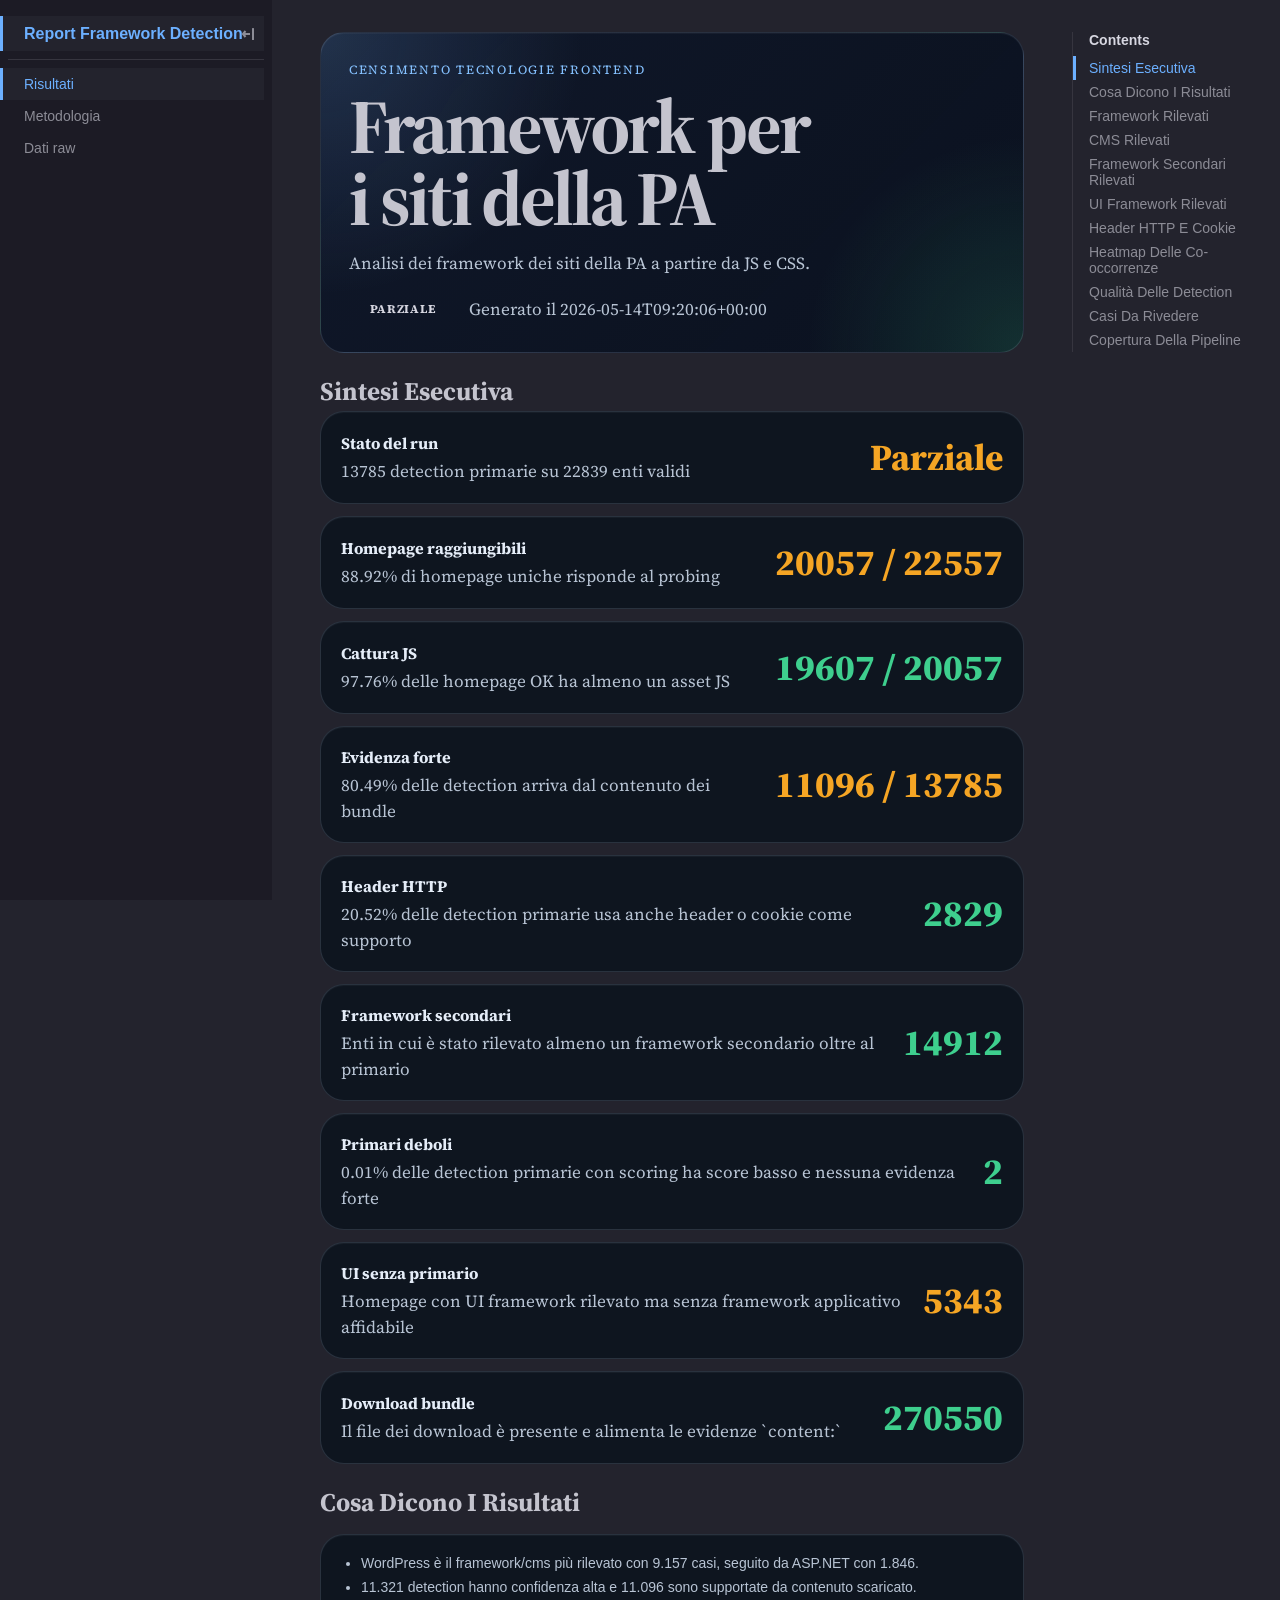
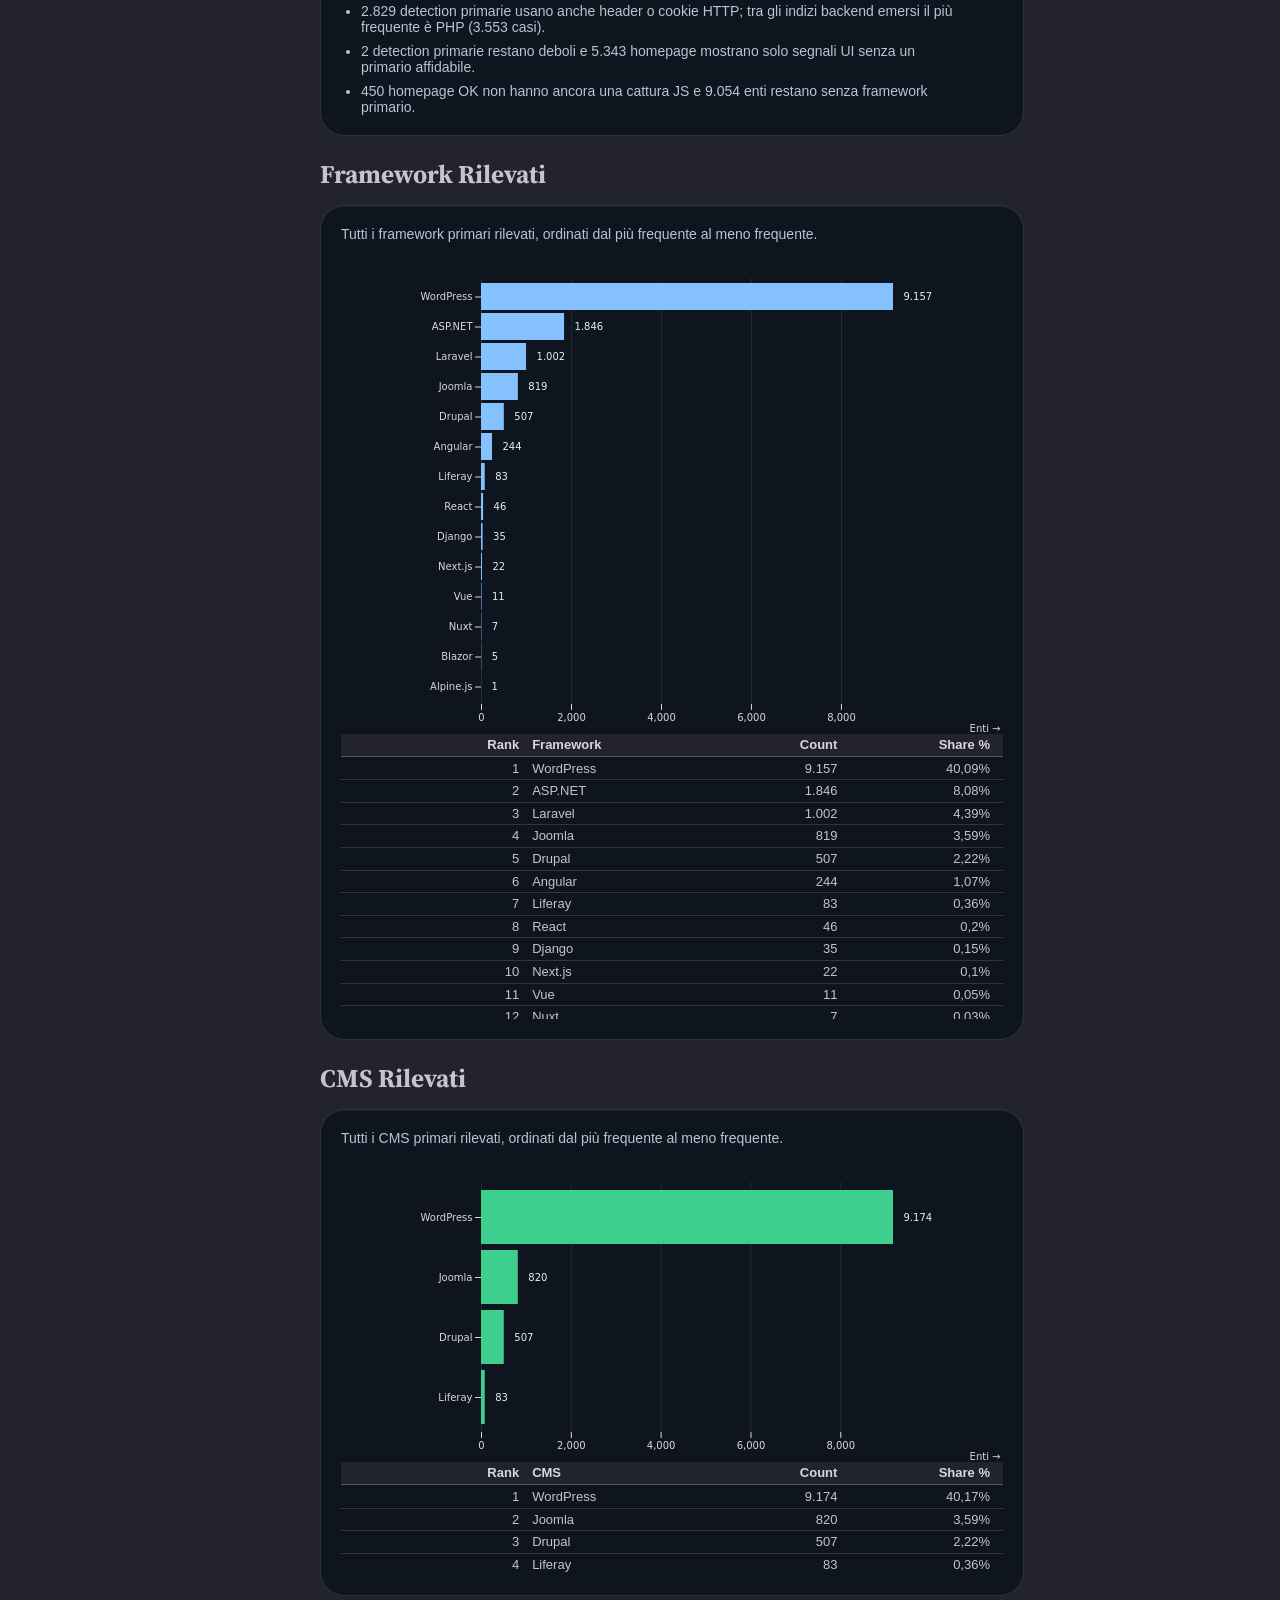
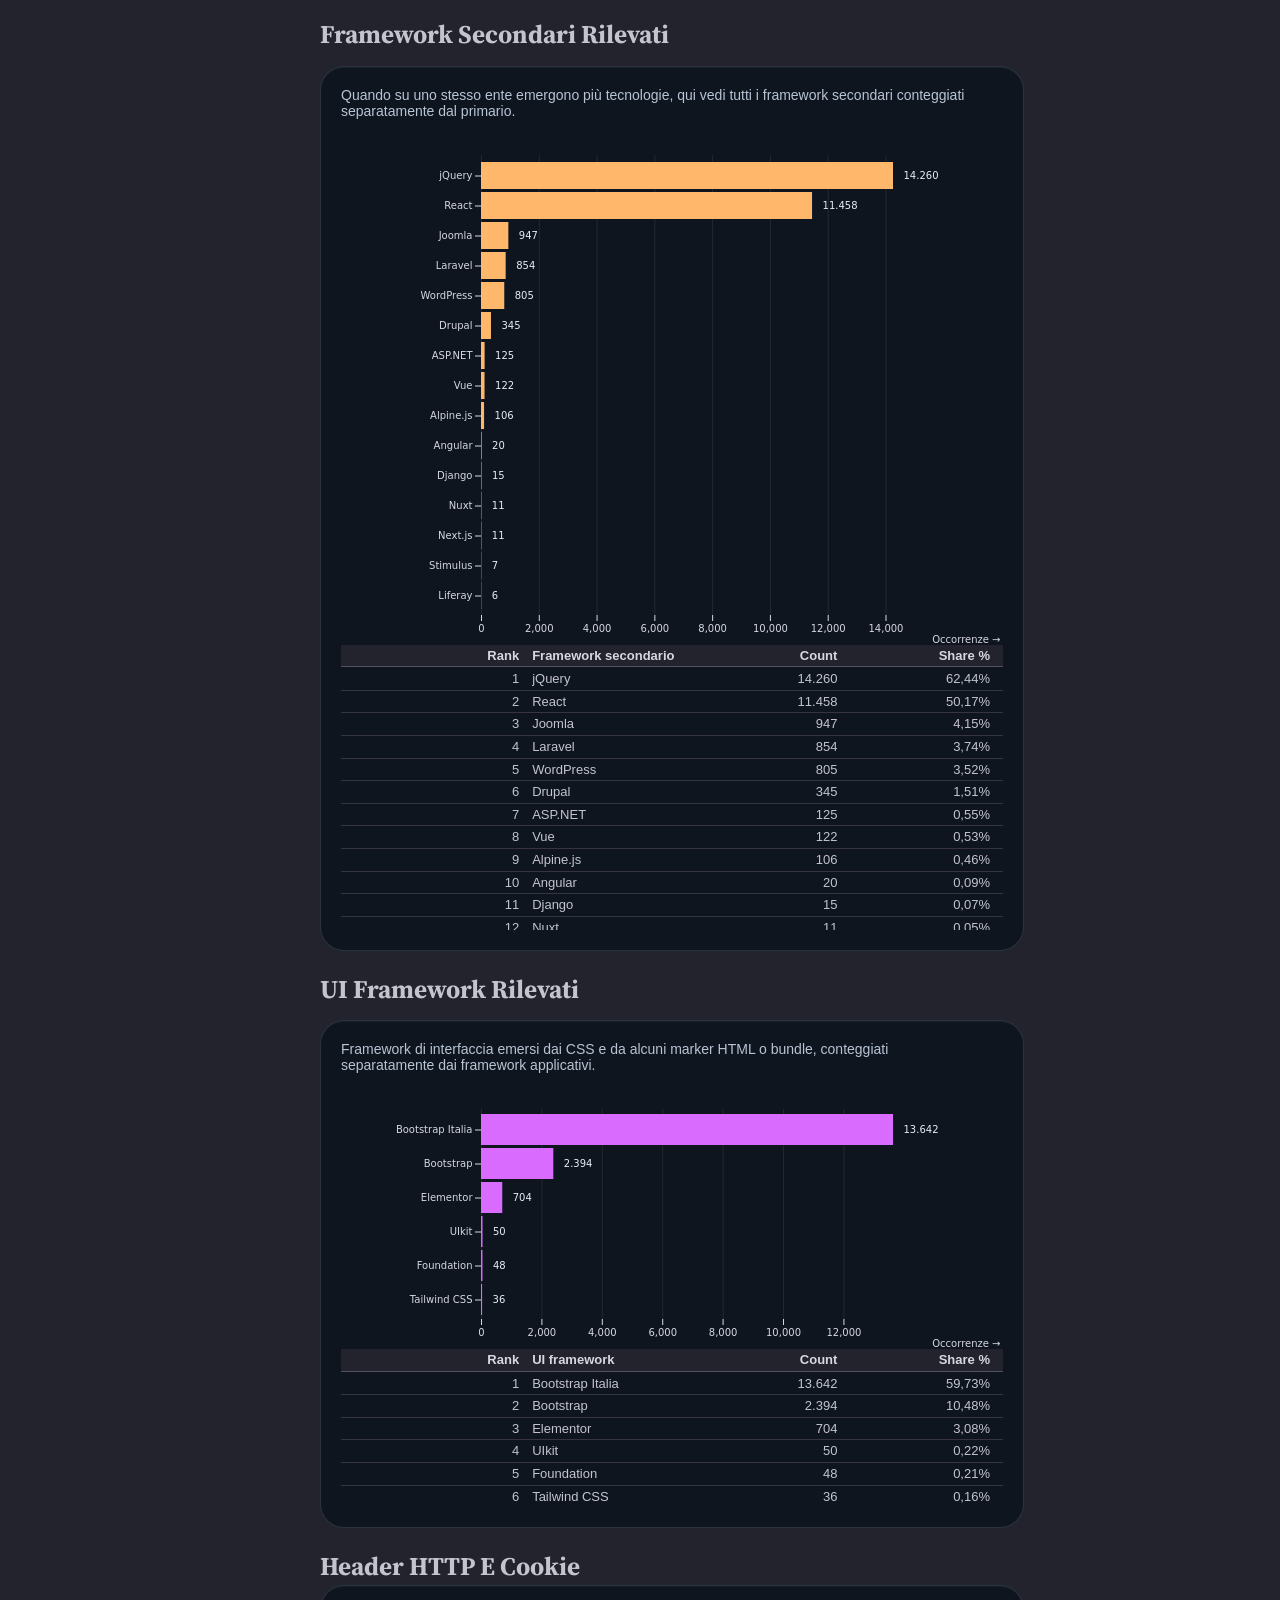
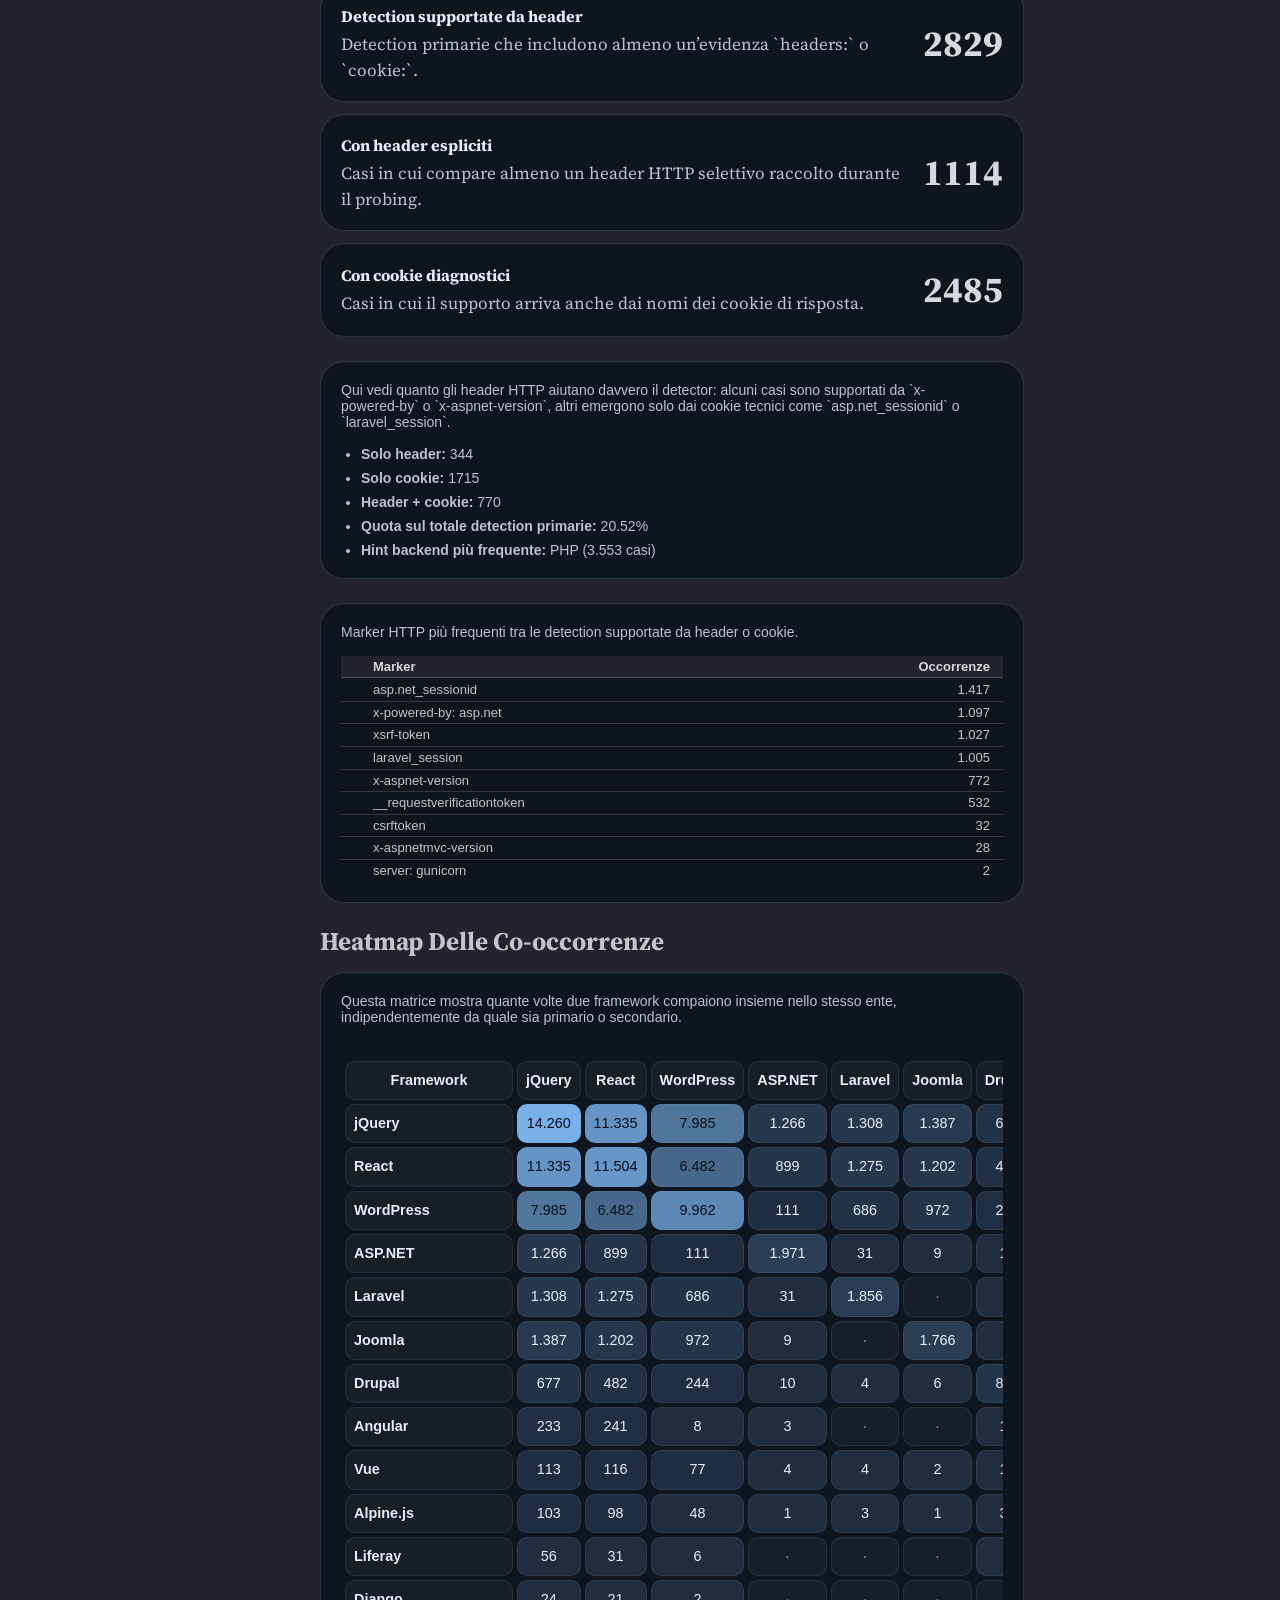
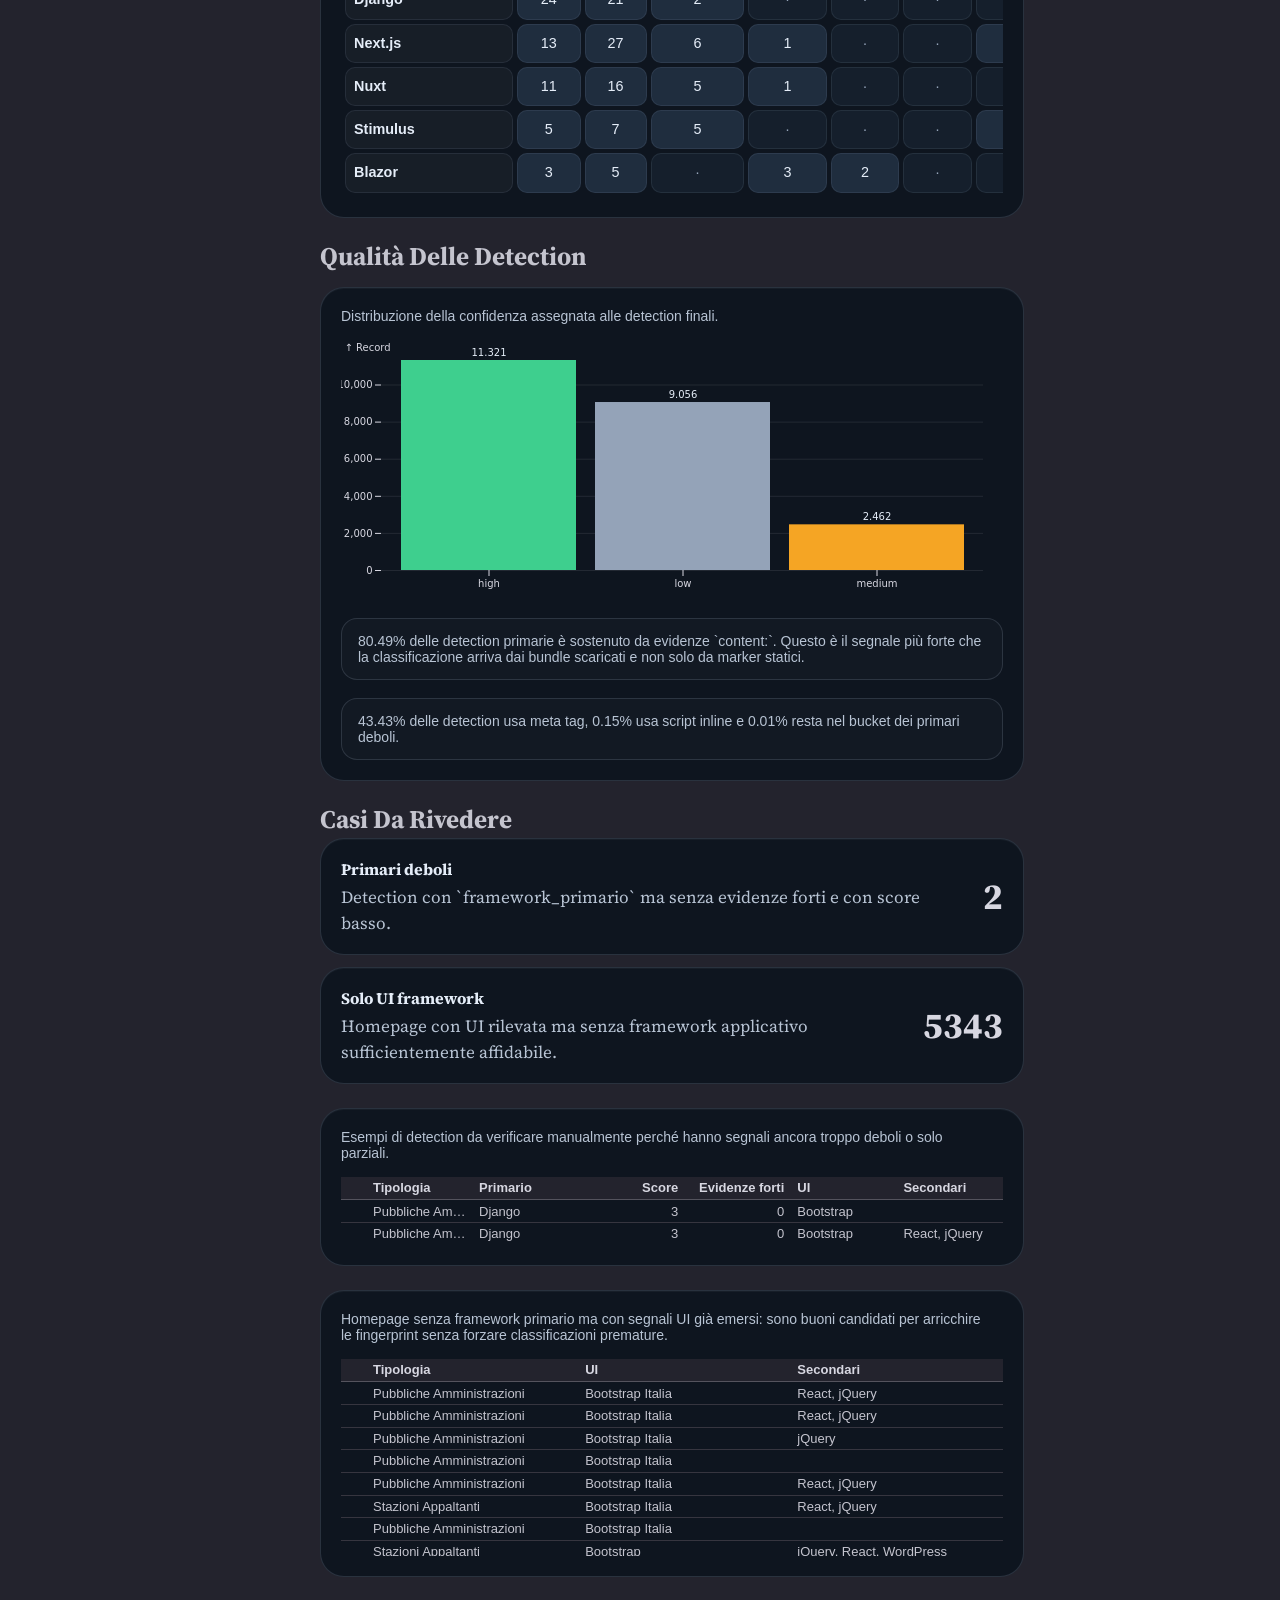
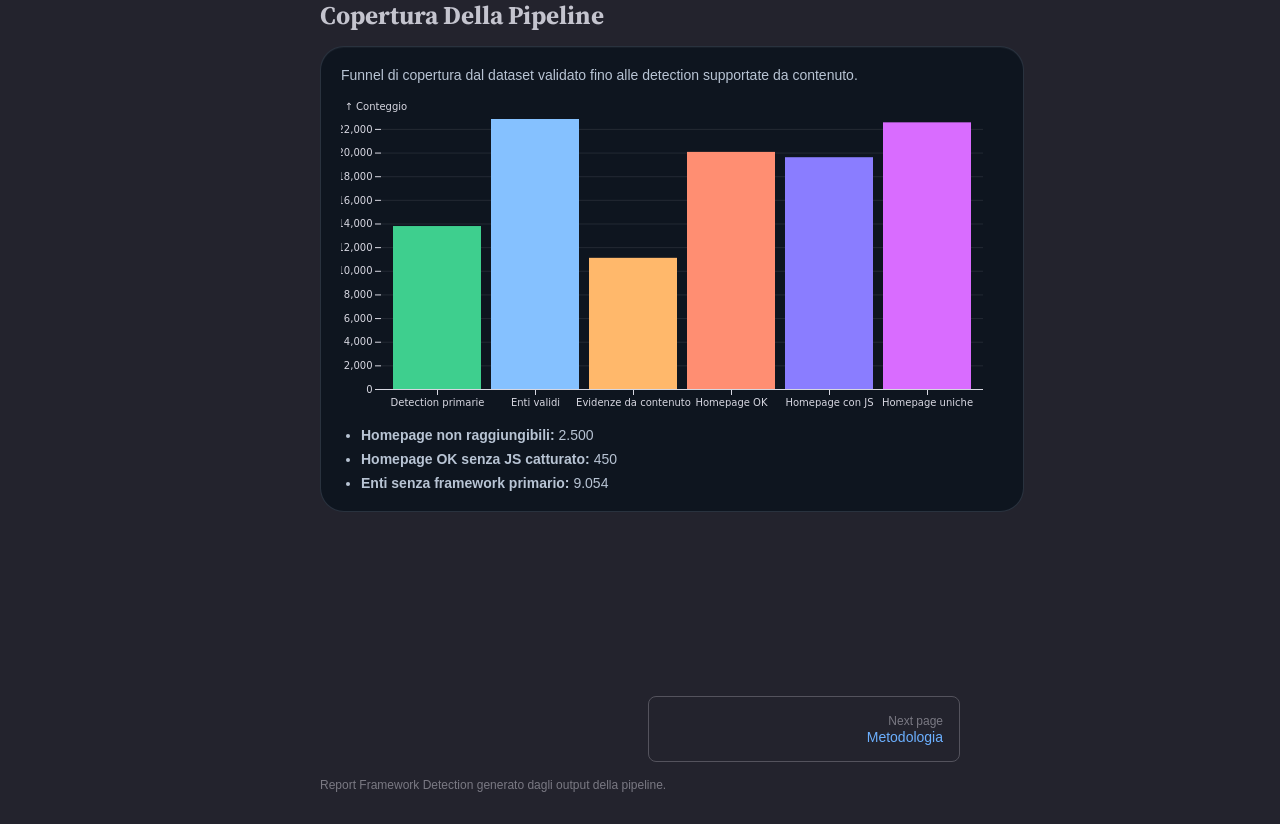
<file: index.html>
<!DOCTYPE html>
<html>
<head>
<meta charset="utf-8">
<meta name="viewport" content="width=device-width, initial-scale=1, maximum-scale=1">
<meta name="generator" content="Observable Framework v1.13.4">
<title>Risultati | Report Framework Detection</title>
<link rel="preconnect" href="https://fonts.gstatic.com" crossorigin>
<link rel="preload" as="style" href="https://fonts.googleapis.com/css2?family=Source+Serif+4:ital,opsz,wght@0,8..60,200..900;1,8..60,200..900&amp;display=swap" crossorigin>
<link rel="preload" as="style" href="./_observablehq/theme-slate.55e203da.css">
<link rel="preload" as="style" href="./_observablehq/stdlib/inputs.f7bf0e12.css">
<link rel="stylesheet" type="text/css" href="https://fonts.googleapis.com/css2?family=Source+Serif+4:ital,opsz,wght@0,8..60,200..900;1,8..60,200..900&amp;display=swap" crossorigin>
<link rel="stylesheet" type="text/css" href="./_observablehq/theme-slate.55e203da.css">
<link rel="stylesheet" type="text/css" href="./_observablehq/stdlib/inputs.f7bf0e12.css">
<link rel="modulepreload" href="./_observablehq/client.86d48a53.js">
<link rel="modulepreload" href="./_observablehq/runtime.607a8173.js">
<link rel="modulepreload" href="./_observablehq/stdlib.277aeab8.js">
<link rel="modulepreload" href="./_npm/htl@0.3.1/72f4716c.js">
<link rel="modulepreload" href="./_observablehq/stdlib/inputs.31cd1366.js">
<link rel="modulepreload" href="./_npm/@observablehq/plot@0.6.17/a96a6bbb.js">
<link rel="modulepreload" href="./_npm/d3-dsv@3.0.1/9cffc2bd.js">
<link rel="modulepreload" href="./_npm/isoformat@0.2.1/18cbf477.js">
<link rel="modulepreload" href="./_npm/d3@7.9.0/66d82917.js">
<link rel="modulepreload" href="./_npm/interval-tree-1d@1.0.4/53fe8176.js">
<link rel="modulepreload" href="./_npm/d3-array@3.2.4/e93ca09f.js">
<link rel="modulepreload" href="./_npm/d3-axis@3.0.0/0f2de24d.js">
<link rel="modulepreload" href="./_npm/d3-brush@3.0.0/65eb105b.js">
<link rel="modulepreload" href="./_npm/d3-chord@3.0.1/7ef8fb2e.js">
<link rel="modulepreload" href="./_npm/d3-color@3.1.0/aeb57b94.js">
<link rel="modulepreload" href="./_npm/d3-contour@4.0.2/1d2aed74.js">
<link rel="modulepreload" href="./_npm/d3-delaunay@6.0.4/87adea64.js">
<link rel="modulepreload" href="./_npm/d3-dispatch@3.0.1/9ba9c7f3.js">
<link rel="modulepreload" href="./_npm/d3-drag@3.0.0/4202580c.js">
<link rel="modulepreload" href="./_npm/d3-ease@3.0.1/cdd7e898.js">
<link rel="modulepreload" href="./_npm/d3-fetch@3.0.1/b4e2ad9a.js">
<link rel="modulepreload" href="./_npm/d3-force@3.0.0/5e804d15.js">
<link rel="modulepreload" href="./_npm/d3-format@3.1.2/3785bf2d.js">
<link rel="modulepreload" href="./_npm/d3-geo@3.1.1/40599fb3.js">
<link rel="modulepreload" href="./_npm/d3-hierarchy@3.1.2/e49e792c.js">
<link rel="modulepreload" href="./_npm/d3-interpolate@3.0.1/8d1e5425.js">
<link rel="modulepreload" href="./_npm/d3-path@3.1.0/20d3f133.js">
<link rel="modulepreload" href="./_npm/d3-polygon@3.0.1/7553081f.js">
<link rel="modulepreload" href="./_npm/d3-quadtree@3.0.1/0dfd751c.js">
<link rel="modulepreload" href="./_npm/d3-random@3.0.1/3c90ee06.js">
<link rel="modulepreload" href="./_npm/d3-scale@4.0.2/720b7f0a.js">
<link rel="modulepreload" href="./_npm/d3-scale-chromatic@3.1.0/ba24c2e7.js">
<link rel="modulepreload" href="./_npm/d3-selection@3.0.0/4d94e5b7.js">
<link rel="modulepreload" href="./_npm/d3-shape@3.2.0/6d3a6726.js">
<link rel="modulepreload" href="./_npm/d3-time@3.1.0/9f03c579.js">
<link rel="modulepreload" href="./_npm/d3-time-format@4.1.0/07c9626f.js">
<link rel="modulepreload" href="./_npm/d3-timer@3.0.1/b58a267d.js">
<link rel="modulepreload" href="./_npm/d3-transition@3.0.1/004da2ac.js">
<link rel="modulepreload" href="./_npm/d3-zoom@3.0.0/b5786b3f.js">
<link rel="modulepreload" href="./_npm/binary-search-bounds@2.0.5/cbf6ba23.js">
<link rel="modulepreload" href="./_npm/internmap@2.0.3/e08981d9.js">
<link rel="modulepreload" href="./_npm/delaunator@5.1.0/d4ec0aa1.js">
<link rel="modulepreload" href="./_npm/robust-predicates@3.0.3/42820bfa.js">
<link rel="icon" href="./_file/observable.1af93621.png" type="image/png" sizes="32x32">
<script type="module">

import {define} from "./_observablehq/client.86d48a53.js";
import {registerFile} from "./_observablehq/stdlib.277aeab8.js";

registerFile("./data/framework-audit.json", {"name":"./data/framework-audit.json","mimeType":"application/json","path":"./_file/data/framework-audit.47e0ec02.json","lastModified":1778750406742,"size":45416});
registerFile("./data/technology-summary.csv", {"name":"./data/technology-summary.csv","mimeType":"text/csv","path":"./_file/data/technology-summary.28a31bb5.csv","lastModified":1778750407170,"size":1350});

define({id: "768b1101", inputs: ["FileAttachment"], outputs: ["audit","technologySummary","frameworkRows","secondaryFrameworkRows","cmsRows","uiRows","confidenceBars","heatmap","heatmapMatrix","heatmapAlpha","heatmapTextColor","funnel","overallStatus","overallStatusClass","leadingFramework","secondFramework","detectionGap","jsGap","confidenceHigh","hasScoringMetrics","hasHeaderMetrics","headerSupport","backendHintRows","backendHintLead","headerMarkers","evidenceTone","weakSignalTone","exhaustivenessTone","summaryRows","resultBullets"], body: async (FileAttachment) => {
const audit = await FileAttachment("./data/framework-audit.json").json();
const technologySummary = await FileAttachment("./data/technology-summary.csv").csv({typed: true});
const frameworkRows = technologySummary.filter((row) => row.kind === "framework");
const secondaryFrameworkRows = technologySummary.filter((row) => row.kind === "secondary_framework");
const cmsRows = technologySummary.filter((row) => row.kind === "cms");
const uiRows = technologySummary.filter((row) => row.kind === "ui_framework");
const confidenceBars = Object.entries(audit.status_counts.confidence).map(([name, count]) => ({name, count}));
const heatmap = audit.framework_cooccurrence_heatmap;
const heatmapMatrix = new Map(
  heatmap.cells.map((cell) => [`${cell.row}|||${cell.col}`, cell.count])
);
const heatmapAlpha = (count) => {
  if (!count || !heatmap.max_count) return 0.06;
  return 0.14 + (count / heatmap.max_count) * 0.76;
};
const heatmapTextColor = (count) => {
  if (!count || !heatmap.max_count) return "#94a3b8";
  return count / heatmap.max_count >= 0.45 ? "#08111c" : "#e5edf8";
};
const funnel = [
  {stage: "Enti validi", count: audit.counts.valid_entities},
  {stage: "Homepage uniche", count: audit.counts.unique_homepages},
  {stage: "Homepage OK", count: audit.counts.homepage_ok},
  {stage: "Homepage con JS", count: audit.assets.homepages_with_js_ok},
  {stage: "Detection primarie", count: audit.counts.detections_with_primary},
  {stage: "Evidenze da contenuto", count: audit.counts.detections_with_content}
];
const overallStatus = audit.verdicts.some((d) => d.status === "critical")
  ? "Critico"
  : audit.verdicts.some((d) => d.status === "warning")
  ? "Parziale"
  : "Affidabile";
const overallStatusClass = overallStatus.toLowerCase();
const leadingFramework = frameworkRows[0] ?? {name: "Nessuno", count: 0};
const secondFramework = frameworkRows[1] ?? {name: "nessun altro framework", count: 0};
const detectionGap = audit.counts.detection_records - audit.counts.detections_with_primary;
const jsGap = audit.counts.homepage_ok - audit.assets.homepages_with_js_ok;
const confidenceHigh = audit.status_counts.confidence.high ?? 0;
const hasScoringMetrics = audit.counts.detections_with_primary_and_scoring > 0;
const hasHeaderMetrics = (audit.counts.detections_with_headers ?? 0) > 0;
const headerSupport = audit.header_support ?? {};
const backendHintRows = audit.backend_hint_counts ?? [];
const backendHintLead = backendHintRows[0] ?? null;
const headerMarkers = headerSupport.top_markers ?? [];
const evidenceTone = audit.coverage.content_evidence_pct_of_detections >= 85 ? "good" : "warn";
const weakSignalTone = audit.coverage.weak_primary_pct_of_detections <= 10 ? "good" : audit.coverage.weak_primary_pct_of_detections <= 25 ? "warn" : "bad";
const exhaustivenessTone = audit.exhaustiveness.detected_supported_framework_share_pct >= 75 ? "warn" : "bad";
const summaryRows = [
  {
    label: "Stato del run",
    value: overallStatus,
    tone: overallStatus === "Affidabile" ? "good" : overallStatus === "Parziale" ? "warn" : "bad",
    note: `${audit.counts.detections_with_primary} detection primarie su ${audit.counts.valid_entities} enti validi`
  },
  {
    label: "Homepage raggiungibili",
    value: `${audit.counts.homepage_ok} / ${audit.counts.unique_homepages}`,
    tone: audit.coverage.homepage_ok_pct >= 90 ? "good" : "warn",
    note: `${audit.coverage.homepage_ok_pct}% di homepage uniche risponde al probing`
  },
  {
    label: "Cattura JS",
    value: `${audit.assets.homepages_with_js_ok} / ${audit.counts.homepage_ok}`,
    tone: audit.coverage.js_capture_pct_of_ok_homepages >= 95 ? "good" : audit.coverage.js_capture_pct_of_ok_homepages >= 75 ? "warn" : "bad",
    note: `${audit.coverage.js_capture_pct_of_ok_homepages}% delle homepage OK ha almeno un asset JS`
  },
  {
    label: "Evidenza forte",
    value: `${audit.counts.detections_with_content} / ${audit.counts.detections_with_primary}`,
    tone: evidenceTone,
    note: `${audit.coverage.content_evidence_pct_of_detections}% delle detection arriva dal contenuto dei bundle`
  },
  {
    label: "Header HTTP",
    value: hasHeaderMetrics ? audit.counts.detections_with_headers : "n/d",
    tone: hasHeaderMetrics ? "good" : "warn",
    note: hasHeaderMetrics
      ? `${audit.coverage.header_evidence_pct_of_detections}% delle detection primarie usa anche header o cookie come supporto`
      : "Metriche header non ancora disponibili nel dataset corrente"
  },
  {
    label: "Framework secondari",
    value: audit.counts.detections_with_secondary_frameworks,
    tone: audit.counts.detections_with_secondary_frameworks > 0 ? "good" : "warn",
    note: "Enti in cui è stato rilevato almeno un framework secondario oltre al primario"
  },
  {
    label: "Primari deboli",
    value: hasScoringMetrics ? audit.counts.weak_primary_detections : "n/d",
    tone: hasScoringMetrics ? weakSignalTone : "warn",
    note: hasScoringMetrics
      ? `${audit.coverage.weak_primary_pct_of_detections}% delle detection primarie con scoring ha score basso e nessuna evidenza forte`
      : "Richiede un rerun completo del detector con il nuovo motore di scoring"
  },
  {
    label: "UI senza primario",
    value: audit.counts.ui_only_homepages,
    tone: audit.counts.ui_only_homepages > 0 ? "warn" : "good",
    note: "Homepage con UI framework rilevato ma senza framework applicativo affidabile"
  },
  {
    label: "Download bundle",
    value: audit.integrity.downloads_file_exists ? audit.counts.downloads_records : "assente",
    tone: audit.integrity.downloads_file_exists ? "good" : "bad",
    note: audit.integrity.downloads_file_exists
      ? "Il file dei download è presente e alimenta le evidenze `content:`"
      : "Manca il file `results/js_downloads.jsonl`"
  }
];
const resultBullets = [
  `${leadingFramework.name} è il framework/cms più rilevato con ${leadingFramework.count.toLocaleString("it-IT")} casi, seguito da ${secondFramework.name} con ${secondFramework.count.toLocaleString("it-IT")}.`,
  `${confidenceHigh.toLocaleString("it-IT")} detection hanno confidenza alta e ${audit.counts.detections_with_content.toLocaleString("it-IT")} sono supportate da contenuto scaricato.`,
  hasHeaderMetrics
    ? `${audit.counts.detections_with_headers.toLocaleString("it-IT")} detection primarie usano anche header o cookie HTTP${backendHintLead ? `; tra gli indizi backend emersi il più frequente è ${backendHintLead.name} (${backendHintLead.count.toLocaleString("it-IT")} casi)` : ""}.`
    : "Il dataset corrente non include ancora evidenze da header HTTP o cookie.",
  hasScoringMetrics
    ? `${audit.counts.weak_primary_detections.toLocaleString("it-IT")} detection primarie restano deboli e ${audit.counts.ui_only_homepages.toLocaleString("it-IT")} homepage mostrano solo segnali UI senza un primario affidabile.`
    : `${audit.counts.ui_only_homepages.toLocaleString("it-IT")} homepage mostrano solo segnali UI senza un primario affidabile; le metriche sui primari deboli saranno affidabili dopo il rerun del detector.`,
  `${jsGap.toLocaleString("it-IT")} homepage OK non hanno ancora una cattura JS e ${detectionGap.toLocaleString("it-IT")} enti restano senza framework primario.`
];
return {audit,technologySummary,frameworkRows,secondaryFrameworkRows,cmsRows,uiRows,confidenceBars,heatmap,heatmapMatrix,heatmapAlpha,heatmapTextColor,funnel,overallStatus,overallStatusClass,leadingFramework,secondFramework,detectionGap,jsGap,confidenceHigh,hasScoringMetrics,hasHeaderMetrics,headerSupport,backendHintRows,backendHintLead,headerMarkers,evidenceTone,weakSignalTone,exhaustivenessTone,summaryRows,resultBullets};
}});

define({id: "df55e2d3", mode: "inline", inputs: ["overallStatus","display"], body: async (overallStatus,display) => {
display(await(
overallStatus
))
}});

define({id: "bf4f606e", mode: "inline", inputs: ["audit","display"], body: async (audit,display) => {
display(await(
audit.generated_at
))
}});

define({id: "7603f9d3", mode: "inline", inputs: ["summaryRows","html","display"], body: async (summaryRows,html,display) => {
display(await(
summaryRows.map((row) => html.fragment`
    <div class="summary-card tone-${row.tone}">
      <div>
        <div class="summary-label">${row.label}</div>
        <div class="summary-note">${row.note}</div>
      </div>
      <div class="summary-value">${row.value}</div>
    </div>
  `)
))
}});

define({id: "7d99a970", mode: "inline", inputs: ["resultBullets","html","display"], body: async (resultBullets,html,display) => {
display(await(
resultBullets.map((bullet) => html.fragment`<li>${bullet}</li>`)
))
}});

define({id: "eb7e6349", mode: "inline", inputs: ["resize","Plot","frameworkRows","display"], body: async (resize,Plot,frameworkRows,display) => {
display(await(
resize((width) => Plot.plot({
    width,
    height: Math.max(420, frameworkRows.length * 34),
    marginLeft: 140,
    marginRight: 110,
    x: {grid: true, label: "Enti"},
    y: {label: null},
    marks: [
      Plot.barX(frameworkRows, {
        x: "count",
        y: "name",
        fill: "#85c1ff",
        tip: true,
        sort: {y: "x", reverse: true}
      }),
      Plot.text(frameworkRows, {
        x: "count",
        y: "name",
        text: (d) => d.count.toLocaleString("it-IT"),
        dx: 10,
        textAnchor: "start",
        fill: "#e5edf8",
        sort: {y: "x", reverse: true}
      })
    ]
  }))
))
}});

define({id: "031ef786", mode: "inline", inputs: ["Inputs","frameworkRows","display"], body: async (Inputs,frameworkRows,display) => {
display(await(
Inputs.table(frameworkRows, {
      rows: 12,
      columns: ["rank", "name", "count", "share_pct"],
      header: {
        rank: "Rank",
        name: "Framework",
        count: "Count",
        share_pct: "Share %"
      },
      format: {
        count: (value) => value.toLocaleString("it-IT"),
        share_pct: (value) => `${value.toLocaleString("it-IT")}%`
      }
    })
))
}});

define({id: "cef3e7eb", mode: "inline", inputs: ["resize","Plot","cmsRows","display"], body: async (resize,Plot,cmsRows,display) => {
display(await(
resize((width) => Plot.plot({
    width,
    height: Math.max(300, cmsRows.length * 34),
    marginLeft: 140,
    marginRight: 110,
    x: {grid: true, label: "Enti"},
    y: {label: null},
    marks: [
      Plot.barX(cmsRows, {
        x: "count",
        y: "name",
        fill: "#3ecf8e",
        tip: true,
        sort: {y: "x", reverse: true}
      }),
      Plot.text(cmsRows, {
        x: "count",
        y: "name",
        text: (d) => d.count.toLocaleString("it-IT"),
        dx: 10,
        textAnchor: "start",
        fill: "#e5edf8",
        sort: {y: "x", reverse: true}
      })
    ]
  }))
))
}});

define({id: "c8968d23", mode: "inline", inputs: ["Inputs","cmsRows","display"], body: async (Inputs,cmsRows,display) => {
display(await(
Inputs.table(cmsRows, {
      rows: 12,
      columns: ["rank", "name", "count", "share_pct"],
      header: {
        rank: "Rank",
        name: "CMS",
        count: "Count",
        share_pct: "Share %"
      },
      format: {
        count: (value) => value.toLocaleString("it-IT"),
        share_pct: (value) => `${value.toLocaleString("it-IT")}%`
      }
    })
))
}});

define({id: "c793886e", mode: "inline", inputs: ["resize","Plot","secondaryFrameworkRows","display"], body: async (resize,Plot,secondaryFrameworkRows,display) => {
display(await(
resize((width) => Plot.plot({
    width,
    height: Math.max(300, secondaryFrameworkRows.length * 34),
    marginLeft: 140,
    marginRight: 110,
    x: {grid: true, label: "Occorrenze"},
    y: {label: null},
    marks: [
      Plot.barX(secondaryFrameworkRows, {
        x: "count",
        y: "name",
        fill: "#ffb86b",
        tip: true,
        sort: {y: "x", reverse: true}
      }),
      Plot.text(secondaryFrameworkRows, {
        x: "count",
        y: "name",
        text: (d) => d.count.toLocaleString("it-IT"),
        dx: 10,
        textAnchor: "start",
        fill: "#e5edf8",
        sort: {y: "x", reverse: true}
      })
    ]
  }))
))
}});

define({id: "12972cf1", mode: "inline", inputs: ["Inputs","secondaryFrameworkRows","display"], body: async (Inputs,secondaryFrameworkRows,display) => {
display(await(
Inputs.table(secondaryFrameworkRows, {
      rows: 12,
      columns: ["rank", "name", "count", "share_pct"],
      header: {
        rank: "Rank",
        name: "Framework secondario",
        count: "Count",
        share_pct: "Share %"
      },
      format: {
        count: (value) => value.toLocaleString("it-IT"),
        share_pct: (value) => `${value.toLocaleString("it-IT")}%`
      }
    })
))
}});

define({id: "04dc8ee0", mode: "inline", inputs: ["resize","Plot","uiRows","display"], body: async (resize,Plot,uiRows,display) => {
display(await(
resize((width) => Plot.plot({
    width,
    height: Math.max(260, uiRows.length * 34),
    marginLeft: 140,
    marginRight: 110,
    x: {grid: true, label: "Occorrenze"},
    y: {label: null},
    marks: [
      Plot.barX(uiRows, {
        x: "count",
        y: "name",
        fill: "#d96cff",
        tip: true,
        sort: {y: "x", reverse: true}
      }),
      Plot.text(uiRows, {
        x: "count",
        y: "name",
        text: (d) => d.count.toLocaleString("it-IT"),
        dx: 10,
        textAnchor: "start",
        fill: "#e5edf8",
        sort: {y: "x", reverse: true}
      })
    ]
  }))
))
}});

define({id: "760f013c", mode: "inline", inputs: ["Inputs","uiRows","display"], body: async (Inputs,uiRows,display) => {
display(await(
Inputs.table(uiRows, {
      rows: 12,
      columns: ["rank", "name", "count", "share_pct"],
      header: {
        rank: "Rank",
        name: "UI framework",
        count: "Count",
        share_pct: "Share %"
      },
      format: {
        count: (value) => value.toLocaleString("it-IT"),
        share_pct: (value) => `${value.toLocaleString("it-IT")}%`
      }
    })
))
}});

define({id: "8c309bca", mode: "inline", inputs: ["hasHeaderMetrics","audit","display"], body: async (hasHeaderMetrics,audit,display) => {
display(await(
hasHeaderMetrics ? audit.counts.detections_with_headers : "n/d"
))
}});

define({id: "1e4ba724", mode: "inline", inputs: ["hasHeaderMetrics","headerSupport","display"], body: async (hasHeaderMetrics,headerSupport,display) => {
display(await(
hasHeaderMetrics ? headerSupport.with_headers ?? 0 : "n/d"
))
}});

define({id: "28d1c4ad", mode: "inline", inputs: ["hasHeaderMetrics","headerSupport","display"], body: async (hasHeaderMetrics,headerSupport,display) => {
display(await(
hasHeaderMetrics ? headerSupport.with_cookie ?? 0 : "n/d"
))
}});

define({id: "cbb34ac3", mode: "inline", inputs: ["hasHeaderMetrics","headerSupport","display"], body: async (hasHeaderMetrics,headerSupport,display) => {
display(await(
hasHeaderMetrics ? headerSupport.headers_only ?? 0 : "n/d"
))
}});

define({id: "538bc88a", mode: "inline", inputs: ["hasHeaderMetrics","headerSupport","display"], body: async (hasHeaderMetrics,headerSupport,display) => {
display(await(
hasHeaderMetrics ? headerSupport.cookie_only ?? 0 : "n/d"
))
}});

define({id: "980ee40d", mode: "inline", inputs: ["hasHeaderMetrics","headerSupport","display"], body: async (hasHeaderMetrics,headerSupport,display) => {
display(await(
hasHeaderMetrics ? headerSupport.both ?? 0 : "n/d"
))
}});

define({id: "3b751b4c", mode: "inline", inputs: ["hasHeaderMetrics","audit","display"], body: async (hasHeaderMetrics,audit,display) => {
display(await(
hasHeaderMetrics ? `${audit.coverage.header_evidence_pct_of_detections}%` : "n/d"
))
}});

define({id: "e5482f04", mode: "inline", inputs: ["backendHintLead","display"], body: async (backendHintLead,display) => {
display(await(
backendHintLead ? `${backendHintLead.name} (${backendHintLead.count.toLocaleString("it-IT")} casi)` : "nessuno nel dataset corrente"
))
}});

define({id: "37f53f33", mode: "inline", inputs: ["Inputs","headerMarkers","display"], body: async (Inputs,headerMarkers,display) => {
display(await(
Inputs.table(headerMarkers, {
      rows: 12,
      columns: ["name", "count"],
      header: {
        name: "Marker",
        count: "Occorrenze"
      },
      format: {
        count: (value) => value.toLocaleString("it-IT")
      }
    })
))
}});

define({id: "1aaa5dc5", mode: "inline", inputs: ["heatmap","html","display"], body: async (heatmap,html,display) => {
display(await(
heatmap.labels.map((label) => html.fragment`<th>${label}</th>`)
))
}});

define({id: "8600f017", mode: "inline", inputs: ["heatmap","html","heatmapMatrix","heatmapAlpha","heatmapTextColor","display"], body: async (heatmap,html,heatmapMatrix,heatmapAlpha,heatmapTextColor,display) => {
display(await(
heatmap.labels.map((rowLabel) => html.fragment`
          <tr>
            <th>${rowLabel}</th>
            ${heatmap.labels.map((colLabel) => {
              const count = heatmapMatrix.get(`${rowLabel}|||${colLabel}`) ?? 0;
              return html.fragment`
                <td
                  title="${rowLabel} + ${colLabel}: ${count}"
                  style="background: rgba(133, 193, 255, ${heatmapAlpha(count)}); color: ${heatmapTextColor(count)};"
                >${count ? count.toLocaleString("it-IT") : "·"}</td>
              `;
            })}
          </tr>
        `)
))
}});

define({id: "bc6ccc31", mode: "inline", inputs: ["resize","Plot","confidenceBars","display"], body: async (resize,Plot,confidenceBars,display) => {
display(await(
resize((width) => Plot.plot({
    width,
    height: 260,
    x: {label: null},
    y: {grid: true, label: "Record"},
    color: {domain: ["low", "medium", "high"], range: ["#94a3b8", "#f5a524", "#3ecf8e"]},
    marks: [
      Plot.barY(confidenceBars, {x: "name", y: "count", fill: "name", tip: true}),
      Plot.text(confidenceBars, {x: "name", y: "count", text: (d) => d.count.toLocaleString("it-IT"), dy: -8, fill: "#e5edf8"})
    ]
  }))
))
}});

define({id: "0fb50a69", mode: "inline", inputs: ["audit","display"], body: async (audit,display) => {
display(await(
audit.coverage.content_evidence_pct_of_detections
))
}});

define({id: "bad483c3", mode: "inline", inputs: ["audit","display"], body: async (audit,display) => {
display(await(
audit.coverage.meta_evidence_pct_of_detections
))
}});

define({id: "4a192586", mode: "inline", inputs: ["audit","display"], body: async (audit,display) => {
display(await(
audit.coverage.inline_script_evidence_pct_of_detections
))
}});

define({id: "01c622db", mode: "inline", inputs: ["hasScoringMetrics","audit","display"], body: async (hasScoringMetrics,audit,display) => {
display(await(
hasScoringMetrics ? `${audit.coverage.weak_primary_pct_of_detections}% resta nel bucket dei primari deboli.` : "il bucket dei primari deboli sarà popolato dopo il rerun del detector con scoring."
))
}});

define({id: "f7c65610", mode: "inline", inputs: ["hasScoringMetrics","display"], body: async (hasScoringMetrics,display) => {
display(await(
hasScoringMetrics ? "Detection con `framework_primario` ma senza evidenze forti e con score basso." : "Metrica disponibile solo dopo il rerun del detector con scoring."
))
}});

define({id: "b26e78fe", mode: "inline", inputs: ["hasScoringMetrics","audit","display"], body: async (hasScoringMetrics,audit,display) => {
display(await(
hasScoringMetrics ? audit.counts.weak_primary_detections : "n/d"
))
}});

define({id: "9166fd64", mode: "inline", inputs: ["audit","display"], body: async (audit,display) => {
display(await(
audit.counts.ui_only_homepages
))
}});

define({id: "72986502", mode: "inline", inputs: ["Inputs","hasScoringMetrics","audit","display"], body: async (Inputs,hasScoringMetrics,audit,display) => {
display(await(
Inputs.table(hasScoringMetrics ? audit.weak_primary_examples : [], {
    rows: 8,
    columns: ["tipologia", "framework", "score", "strong_evidence_count", "ui_frameworks", "secondary_frameworks"],
    header: {
      tipologia: "Tipologia",
      framework: "Primario",
      score: "Score",
      strong_evidence_count: "Evidenze forti",
      ui_frameworks: "UI",
      secondary_frameworks: "Secondari"
    },
    format: {
      ui_frameworks: (value) => Array.isArray(value) ? value.join(", ") : value,
      secondary_frameworks: (value) => Array.isArray(value) ? value.join(", ") : value
    }
  })
))
}});

define({id: "2060985a", mode: "inline", inputs: ["Inputs","audit","display"], body: async (Inputs,audit,display) => {
display(await(
Inputs.table(audit.ui_only_homepages, {
    rows: 8,
    columns: ["tipologia", "ui_frameworks", "secondary_frameworks"],
    header: {
      tipologia: "Tipologia",
      ui_frameworks: "UI",
      secondary_frameworks: "Secondari"
    },
    format: {
      ui_frameworks: (value) => Array.isArray(value) ? value.join(", ") : value,
      secondary_frameworks: (value) => Array.isArray(value) ? value.join(", ") : value
    }
  })
))
}});

define({id: "3bb5f6c7", mode: "inline", inputs: ["resize","Plot","funnel","display"], body: async (resize,Plot,funnel,display) => {
display(await(
resize((width) => Plot.plot({
    width,
    height: 320,
    x: {label: null},
    y: {grid: true, label: "Conteggio"},
    color: {range: ["#3ecf8e", "#85c1ff", "#ffb86b", "#ff8e72", "#8a7dff", "#d96cff"]},
    marks: [
      Plot.barY(funnel, {x: "stage", y: "count", fill: "stage", tip: true}),
      Plot.ruleY([0])
    ]
  }))
))
}});

define({id: "d677c8e8", mode: "inline", inputs: ["audit","display"], body: async (audit,display) => {
display(await(
audit.counts.homepage_error.toLocaleString("it-IT")
))
}});

define({id: "58f48220", mode: "inline", inputs: ["jsGap","display"], body: async (jsGap,display) => {
display(await(
jsGap.toLocaleString("it-IT")
))
}});

define({id: "8052c1a0", mode: "inline", inputs: ["detectionGap","display"], body: async (detectionGap,display) => {
display(await(
detectionGap.toLocaleString("it-IT")
))
}});

</script>
</head>
<body>
<input id="observablehq-sidebar-toggle" type="checkbox" title="Toggle sidebar">
<label id="observablehq-sidebar-backdrop" for="observablehq-sidebar-toggle"></label>
<nav id="observablehq-sidebar">
  <ol>
    <label id="observablehq-sidebar-close" for="observablehq-sidebar-toggle"></label>
    <li class="observablehq-link observablehq-link-active"><a href="./">Report Framework Detection</a></li>
  </ol>
  <ol>
    <li class="observablehq-link observablehq-link-active"><a href="./">Risultati</a></li>
    <li class="observablehq-link"><a href="./methodology">Metodologia</a></li>
    <li class="observablehq-link"><a href="./raw-data">Dati raw</a></li>
  </ol>
</nav>
<script>{const e=document.querySelector("#observablehq-sidebar"),o=document.querySelector("#observablehq-sidebar-toggle"),r=sessionStorage.getItem("observablehq-sidebar");r?o.checked=r==="true":o.indeterminate=!0;for(const t of document.querySelectorAll("#observablehq-sidebar summary")){const s=t.parentElement;switch(sessionStorage.getItem(`observablehq-sidebar:${t.textContent}`)){case"true":s.open=!0;break;case"false":s.classList.contains("observablehq-section-active")||(s.open=!1);break}}addEventListener("beforeunload",()=>sessionStorage.setItem("observablehq-sidebar-scrolly",`${e.scrollTop}`));const a=sessionStorage.getItem("observablehq-sidebar-scrolly");a!=null&&(e.style.cssText="overflow: hidden;",e.scrollTop=+a,e.style.cssText="");}</script>
<div id="observablehq-center">
<aside id="observablehq-toc" data-selector="h1:not(:first-of-type)[id], h2:first-child[id], :not(h1) + h2[id]">
<nav>
<div>Contents</div>
<ol>
<li class="observablehq-secondary-link"><a href="#sintesi-esecutiva">Sintesi Esecutiva</a></li>
<li class="observablehq-secondary-link"><a href="#cosa-dicono-i-risultati">Cosa Dicono I Risultati</a></li>
<li class="observablehq-secondary-link"><a href="#framework-rilevati">Framework Rilevati</a></li>
<li class="observablehq-secondary-link"><a href="#cms-rilevati">CMS Rilevati</a></li>
<li class="observablehq-secondary-link"><a href="#framework-secondari-rilevati">Framework Secondari Rilevati</a></li>
<li class="observablehq-secondary-link"><a href="#ui-framework-rilevati">UI Framework Rilevati</a></li>
<li class="observablehq-secondary-link"><a href="#header-http-e-cookie">Header HTTP E Cookie</a></li>
<li class="observablehq-secondary-link"><a href="#heatmap-delle-co-occorrenze">Heatmap Delle Co-occorrenze</a></li>
<li class="observablehq-secondary-link"><a href="#qualita-delle-detection">Qualità Delle Detection</a></li>
<li class="observablehq-secondary-link"><a href="#casi-da-rivedere">Casi Da Rivedere</a></li>
<li class="observablehq-secondary-link"><a href="#copertura-della-pipeline">Copertura Della Pipeline</a></li>
</ol>
</nav>
</aside>
<main id="observablehq-main" class="observablehq">
<div class="observablehq observablehq--block"><!--:768b1101:--></div>
<div class="hero">
  <div class="eyebrow">Censimento tecnologie frontend</div>
  <h1>Framework per i siti della PA</h1>
  <p>Analisi dei framework dei siti della PA a partire da JS e CSS.
  </p>
  <div class="hero-meta">
    <span class="status-pill status-${overallStatusClass}"><observablehq-loading></observablehq-loading><!--:df55e2d3:--></span>
    <span class="hero-note">Generato il <observablehq-loading></observablehq-loading><!--:bf4f606e:--></span>
  </div>
</div>
<h2 id="sintesi-esecutiva" tabindex="-1"><a class="observablehq-header-anchor" href="#sintesi-esecutiva">Sintesi Esecutiva</a></h2>
<div class="stack">
  <observablehq-loading></observablehq-loading><!--:7603f9d3:-->
</div>
<h2 id="cosa-dicono-i-risultati" tabindex="-1"><a class="observablehq-header-anchor" href="#cosa-dicono-i-risultati">Cosa Dicono I Risultati</a></h2>
<div class="card prose">
  <ul>
    <observablehq-loading></observablehq-loading><!--:7d99a970:-->
  </ul>
</div>
<h2 id="framework-rilevati" tabindex="-1"><a class="observablehq-header-anchor" href="#framework-rilevati">Framework Rilevati</a></h2>
<div class="card">
  <p class="section-intro">
    Tutti i framework primari rilevati, ordinati dal più frequente al meno frequente.
  </p>
  <observablehq-loading></observablehq-loading><!--:eb7e6349:-->
  <div class="table-wrap">
    <observablehq-loading></observablehq-loading><!--:031ef786:-->
  </div>
</div>
<h2 id="cms-rilevati" tabindex="-1"><a class="observablehq-header-anchor" href="#cms-rilevati">CMS Rilevati</a></h2>
<div class="card">
  <p class="section-intro">
    Tutti i CMS primari rilevati, ordinati dal più frequente al meno frequente.
  </p>
  <observablehq-loading></observablehq-loading><!--:cef3e7eb:-->
  <div class="table-wrap">
    <observablehq-loading></observablehq-loading><!--:c8968d23:-->
  </div>
</div>
<h2 id="framework-secondari-rilevati" tabindex="-1"><a class="observablehq-header-anchor" href="#framework-secondari-rilevati">Framework Secondari Rilevati</a></h2>
<div class="card">
  <p class="section-intro">
    Quando su uno stesso ente emergono più tecnologie, qui vedi tutti i framework secondari conteggiati separatamente dal primario.
  </p>
  <observablehq-loading></observablehq-loading><!--:c793886e:-->
  <div class="table-wrap">
    <observablehq-loading></observablehq-loading><!--:12972cf1:-->
  </div>
</div>
<h2 id="ui-framework-rilevati" tabindex="-1"><a class="observablehq-header-anchor" href="#ui-framework-rilevati">UI Framework Rilevati</a></h2>
<div class="card">
  <p class="section-intro">
    Framework di interfaccia emersi dai CSS e da alcuni marker HTML o bundle, conteggiati separatamente dai framework applicativi.
  </p>
  <observablehq-loading></observablehq-loading><!--:04dc8ee0:-->
  <div class="table-wrap">
    <observablehq-loading></observablehq-loading><!--:760f013c:-->
  </div>
</div>
<h2 id="header-http-e-cookie" tabindex="-1"><a class="observablehq-header-anchor" href="#header-http-e-cookie">Header HTTP E Cookie</a></h2>
<div class="stack">
  <div class="summary-card tone-${hasHeaderMetrics ? " good"="" :="" "warn"}"="">
    <div>
      <div class="summary-label">Detection supportate da header</div>
      <div class="summary-note">
        Detection primarie che includono almeno un’evidenza `headers:` o `cookie:`.
      </div>
    </div>
    <div class="summary-value"><observablehq-loading></observablehq-loading><!--:8c309bca:--></div>
  </div>
  <div class="summary-card tone-${(headerSupport.with_headers ?? 0) > 0 ? " good"="" :="" "warn"}"="">
    <div>
      <div class="summary-label">Con header espliciti</div>
      <div class="summary-note">
        Casi in cui compare almeno un header HTTP selettivo raccolto durante il probing.
      </div>
    </div>
    <div class="summary-value"><observablehq-loading></observablehq-loading><!--:1e4ba724:--></div>
  </div>
  <div class="summary-card tone-${(headerSupport.with_cookie ?? 0) > 0 ? " good"="" :="" "warn"}"="">
    <div>
      <div class="summary-label">Con cookie diagnostici</div>
      <div class="summary-note">
        Casi in cui il supporto arriva anche dai nomi dei cookie di risposta.
      </div>
    </div>
    <div class="summary-value"><observablehq-loading></observablehq-loading><!--:28d1c4ad:--></div>
  </div>
</div>
<div class="card">
  <p class="section-intro">
    Qui vedi quanto gli header HTTP aiutano davvero il detector: alcuni casi sono supportati da `x-powered-by` o `x-aspnet-version`, altri emergono solo dai cookie tecnici come `asp.net_sessionid` o `laravel_session`.
  </p>
  <ul class="gap-list">
    <li><strong>Solo header:</strong> <observablehq-loading></observablehq-loading><!--:cbb34ac3:--></li>
    <li><strong>Solo cookie:</strong> <observablehq-loading></observablehq-loading><!--:538bc88a:--></li>
    <li><strong>Header + cookie:</strong> <observablehq-loading></observablehq-loading><!--:980ee40d:--></li>
    <li><strong>Quota sul totale detection primarie:</strong> <observablehq-loading></observablehq-loading><!--:3b751b4c:--></li>
    <li><strong>Hint backend più frequente:</strong> <observablehq-loading></observablehq-loading><!--:e5482f04:--></li>
  </ul>
</div>
<div class="card">
  <p class="section-intro">
    Marker HTTP più frequenti tra le detection supportate da header o cookie.
  </p>
  <div class="table-wrap">
    <observablehq-loading></observablehq-loading><!--:37f53f33:-->
  </div>
</div>
<h2 id="heatmap-delle-co-occorrenze" tabindex="-1"><a class="observablehq-header-anchor" href="#heatmap-delle-co-occorrenze">Heatmap Delle Co-occorrenze</a></h2>
<div class="card">
  <p class="section-intro">
    Questa matrice mostra quante volte due framework compaiono insieme nello stesso ente, indipendentemente da quale sia primario o secondario.
  </p>
  <div class="heatmap-wrap">
    <table class="heatmap-table">
      <thead>
        <tr>
          <th>Framework</th>
          <!--:1aaa5dc5:-->
        </tr>
      </thead>
      <tbody>
        <!--:8600f017:-->
      </tbody>
    </table>
  </div>
</div>
<h2 id="qualita-delle-detection" tabindex="-1"><a class="observablehq-header-anchor" href="#qualita-delle-detection">Qualità Delle Detection</a></h2>
<div class="card">
  <p class="section-intro">
    Distribuzione della confidenza assegnata alle detection finali.
  </p>
  <observablehq-loading></observablehq-loading><!--:bc6ccc31:-->
  <p class="callout tone-${evidenceTone}">
    <observablehq-loading></observablehq-loading><!--:0fb50a69:-->% delle detection primarie è sostenuto da evidenze `content:`.
    Questo è il segnale più forte che la classificazione arriva dai bundle scaricati e non solo da marker statici.
  </p>
  <p class="callout tone-${weakSignalTone}">
    <observablehq-loading></observablehq-loading><!--:bad483c3:-->% delle detection usa meta tag, <observablehq-loading></observablehq-loading><!--:4a192586:-->% usa script inline e <observablehq-loading></observablehq-loading><!--:01c622db:-->
  </p>
</div>
<h2 id="casi-da-rivedere" tabindex="-1"><a class="observablehq-header-anchor" href="#casi-da-rivedere">Casi Da Rivedere</a></h2>
<div class="stack">
  <div class="summary-card tone-${weakSignalTone}">
    <div>
      <div class="summary-label">Primari deboli</div>
      <div class="summary-note"><observablehq-loading></observablehq-loading><!--:f7c65610:--></div>
    </div>
    <div class="summary-value"><observablehq-loading></observablehq-loading><!--:b26e78fe:--></div>
  </div>
  <div class="summary-card tone-${audit.counts.ui_only_homepages > 0 ? " warn"="" :="" "good"}"="">
    <div>
      <div class="summary-label">Solo UI framework</div>
      <div class="summary-note">Homepage con UI rilevata ma senza framework applicativo sufficientemente affidabile.</div>
    </div>
    <div class="summary-value"><observablehq-loading></observablehq-loading><!--:9166fd64:--></div>
  </div>
</div>
<div class="card">
  <p class="section-intro">
    Esempi di detection da verificare manualmente perché hanno segnali ancora troppo deboli o solo parziali.
  </p>
  <observablehq-loading></observablehq-loading><!--:72986502:-->
</div>
<div class="card">
  <p class="section-intro">
    Homepage senza framework primario ma con segnali UI già emersi: sono buoni candidati per arricchire le fingerprint senza forzare classificazioni premature.
  </p>
  <observablehq-loading></observablehq-loading><!--:2060985a:-->
</div>
<h2 id="copertura-della-pipeline" tabindex="-1"><a class="observablehq-header-anchor" href="#copertura-della-pipeline">Copertura Della Pipeline</a></h2>
<div class="card">
  <p class="section-intro">
    Funnel di copertura dal dataset validato fino alle detection supportate da contenuto.
  </p>
  <observablehq-loading></observablehq-loading><!--:3bb5f6c7:-->
  <ul class="gap-list">
    <li><strong>Homepage non raggiungibili:</strong> <observablehq-loading></observablehq-loading><!--:d677c8e8:--></li>
    <li><strong>Homepage OK senza JS catturato:</strong> <observablehq-loading></observablehq-loading><!--:58f48220:--></li>
    <li><strong>Enti senza framework primario:</strong> <observablehq-loading></observablehq-loading><!--:8052c1a0:--></li>
  </ul>
</div>
<style>
  :root {
    --bg-panel: rgba(8, 17, 28, 0.74);
    --line: rgba(148, 163, 184, 0.2);
    --text-soft: #b8c4d4;
    --good: #3ecf8e;
    --warn: #f5a524;
    --bad: #ff5d73;
    --blue: #85c1ff;
  }

  .hero,
  .card,
  .summary-card {
    background: var(--bg-panel);
    border: 1px solid var(--line);
    border-radius: 24px;
    box-shadow: inset 0 1px 0 rgba(255, 255, 255, 0.04);
  }

  .hero {
    padding: 28px;
    margin-bottom: 24px;
    background:
      radial-gradient(circle at top left, rgba(133, 193, 255, 0.16), transparent 34%),
      radial-gradient(circle at bottom right, rgba(62, 207, 142, 0.16), transparent 28%),
      linear-gradient(135deg, rgba(15, 23, 42, 0.98), rgba(10, 17, 30, 0.95));
  }

  .eyebrow {
    color: var(--blue);
    text-transform: uppercase;
    letter-spacing: 0.14em;
    font-size: 0.78rem;
    margin-bottom: 10px;
  }

  .hero h1 {
    margin: 0 0 10px;
    font-size: clamp(2.5rem, 7vw, 4.8rem);
    line-height: 0.94;
    letter-spacing: -0.04em;
    max-width: 12ch;
  }

  .hero p,
  .section-intro,
  .summary-note,
  .hero-note,
  .prose,
  .gap-list,
  .callout {
    color: var(--text-soft);
  }

  .hero a,
  .prose a {
    color: var(--blue);
  }

  .hero-meta {
    display: flex;
    flex-wrap: wrap;
    gap: 12px;
    align-items: center;
    margin-top: 18px;
  }

  .status-pill {
    display: inline-flex;
    align-items: center;
    justify-content: center;
    min-width: 88px;
    padding: 6px 10px;
    border-radius: 999px;
    text-transform: uppercase;
    letter-spacing: 0.06em;
    font-size: 0.74rem;
    font-weight: 700;
  }

  .status-affidabile {
    color: #052e16;
    background: rgba(62, 207, 142, 0.9);
  }

  .status-parziale {
    color: #3d2600;
    background: rgba(245, 165, 36, 0.95);
  }

  .status-critico {
    color: white;
    background: rgba(255, 93, 115, 0.9);
  }

  .stack {
    display: grid;
    gap: 12px;
    margin-bottom: 24px;
  }

  .summary-card {
    padding: 18px 20px;
    display: flex;
    justify-content: space-between;
    gap: 18px;
    align-items: center;
  }

  .summary-label {
    color: #e5edf8;
    font-size: 1rem;
    font-weight: 700;
    margin-bottom: 4px;
  }

  .summary-value {
    font-size: clamp(1.3rem, 4vw, 2.3rem);
    font-weight: 800;
    text-align: right;
    white-space: nowrap;
  }

  .tone-good .summary-value,
  .tone-good.callout {
    color: var(--good);
  }

  .tone-warn .summary-value,
  .tone-warn.callout {
    color: var(--warn);
  }

  .tone-bad .summary-value,
  .tone-bad.callout {
    color: var(--bad);
  }

  .card {
    padding: 20px;
    margin-bottom: 24px;
  }

  .section-intro {
    margin-top: 0;
    margin-bottom: 16px;
  }

  .prose ul,
  .gap-list {
    margin: 0;
    padding-left: 20px;
  }

  .prose li,
  .gap-list li {
    margin: 8px 0;
  }

  .callout {
    margin: 18px 0 0;
    padding: 14px 16px;
    border: 1px solid var(--line);
    border-radius: 16px;
    background: rgba(255, 255, 255, 0.02);
  }

  .table-wrap {
    overflow: auto;
  }

  .heatmap-wrap {
    overflow: auto;
  }

  .heatmap-table {
    width: 100%;
    border-collapse: separate;
    border-spacing: 4px;
    min-width: 760px;
  }

  .heatmap-table th,
  .heatmap-table td {
    padding: 10px 8px;
    text-align: center;
    border: 1px solid rgba(148, 163, 184, 0.12);
    border-radius: 10px;
    font-size: 0.9rem;
  }

  .heatmap-table thead th,
  .heatmap-table tbody th {
    background: rgba(255, 255, 255, 0.04);
    color: #e5edf8;
    position: sticky;
  }

  .heatmap-table thead th {
    top: 0;
    z-index: 1;
  }

  .heatmap-table tbody th {
    left: 0;
    z-index: 1;
    text-align: left;
    min-width: 150px;
  }

  @media (max-width: 720px) {
    .summary-card {
      display: block;
    }

    .summary-value {
      text-align: left;
      margin-top: 10px;
      white-space: normal;
    }
  }
</style>
</main>
<footer id="observablehq-footer">
<nav><a rel="next" href="./methodology"><span>Metodologia</span></a></nav>
<div>Report Framework Detection generato dagli output della pipeline.</div>
</footer>
</div>
</body>
</html>
</file>
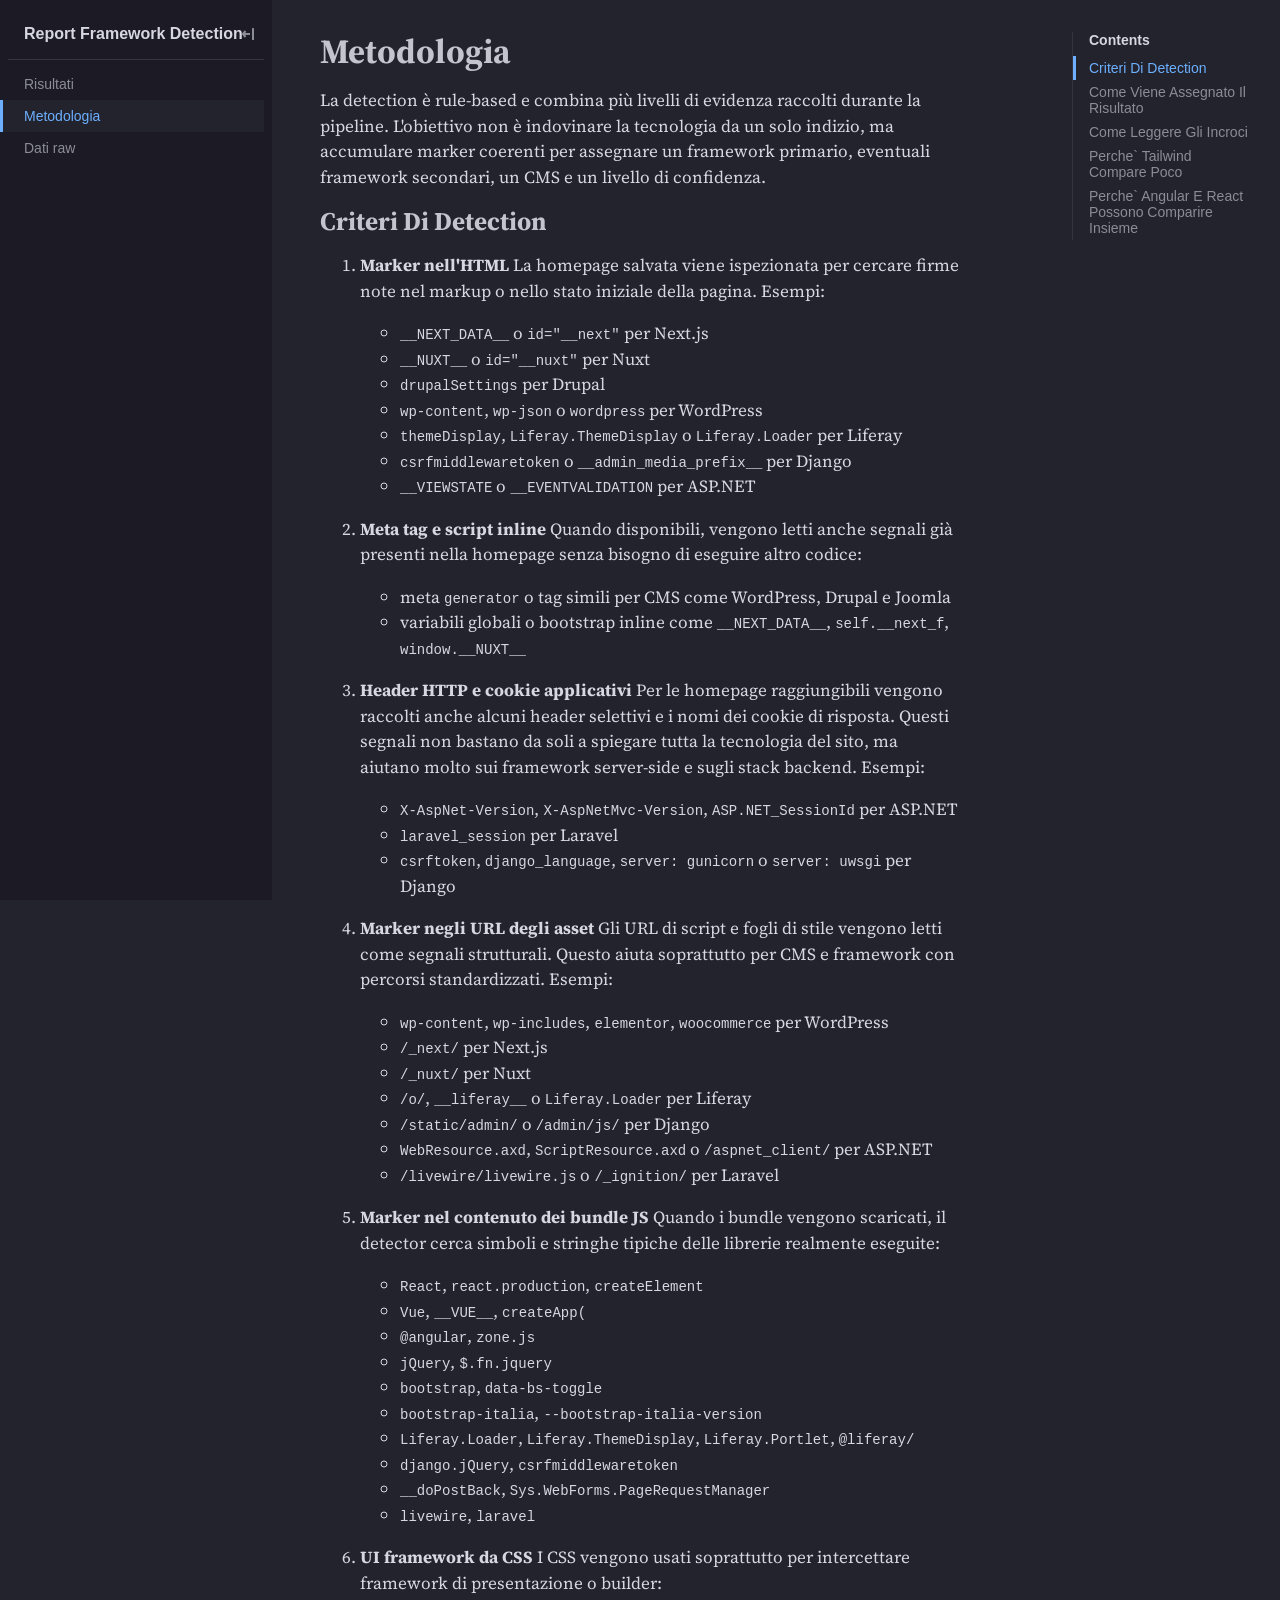
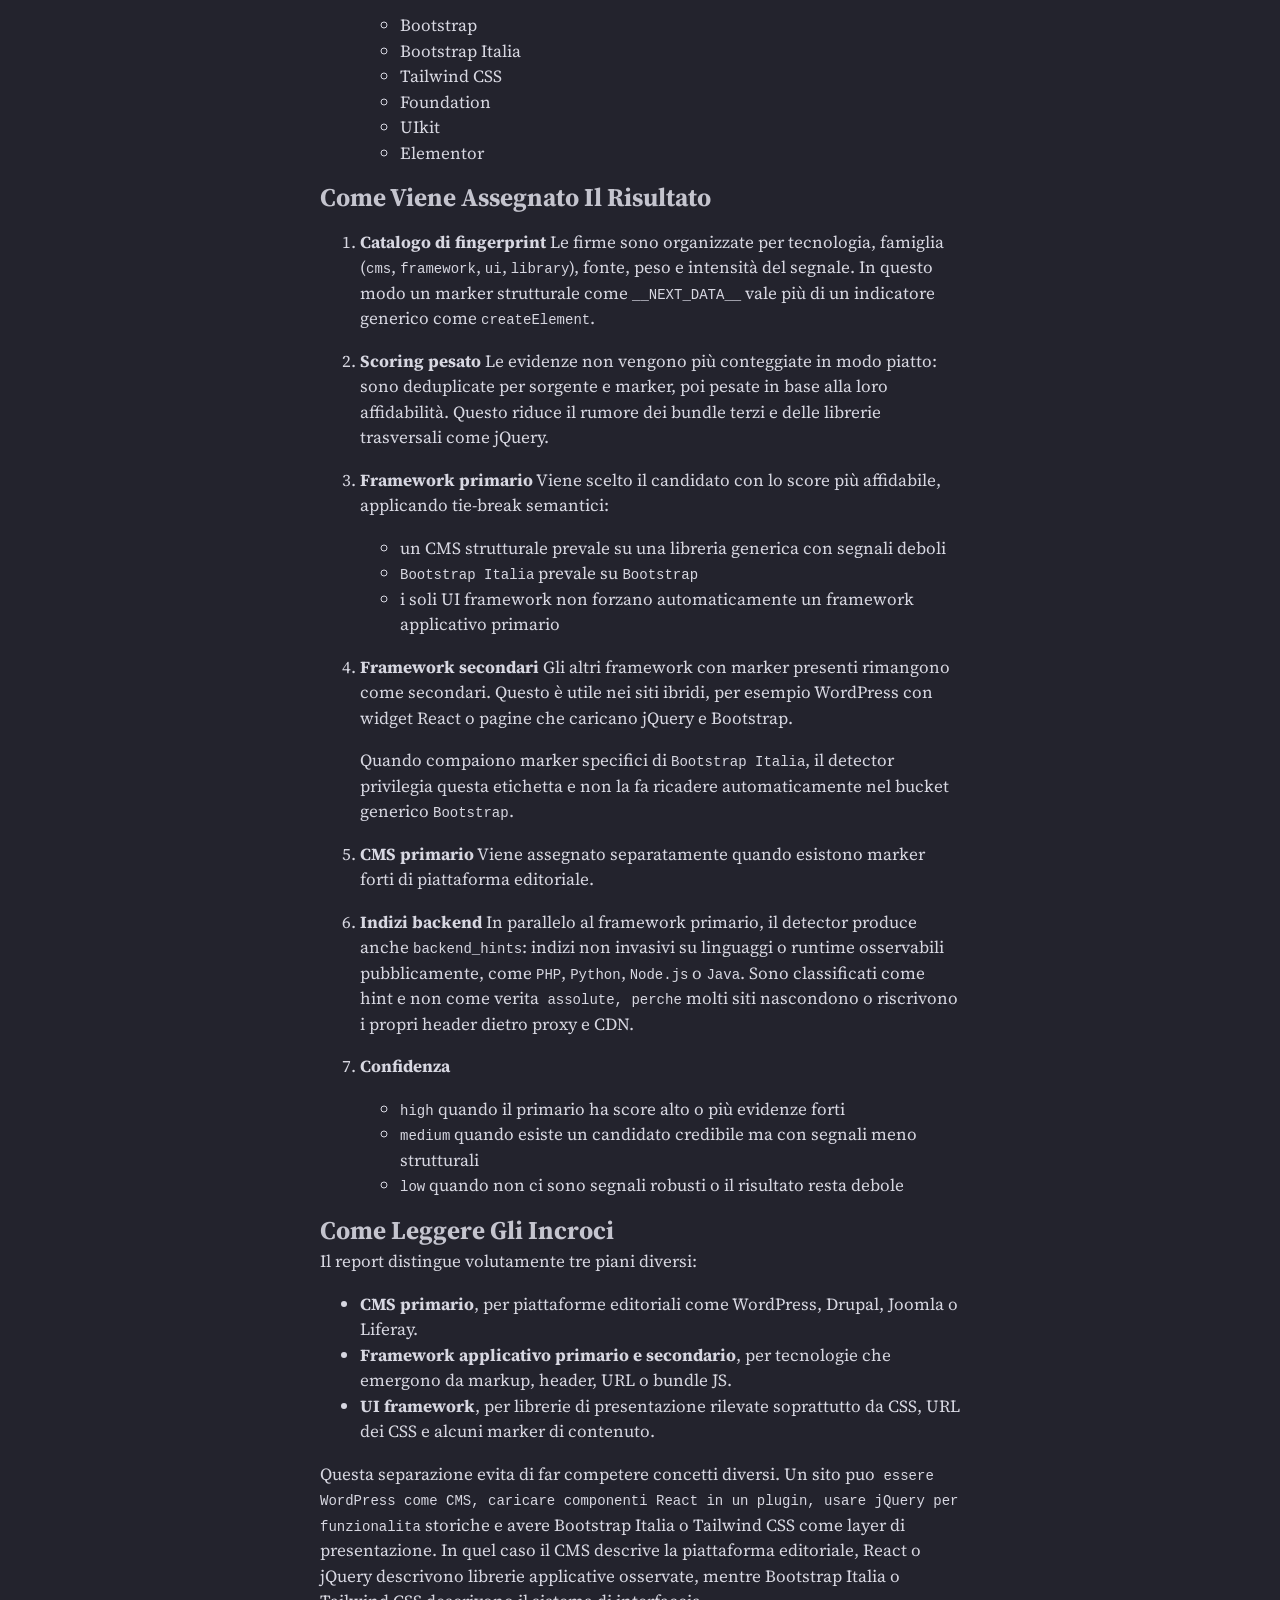
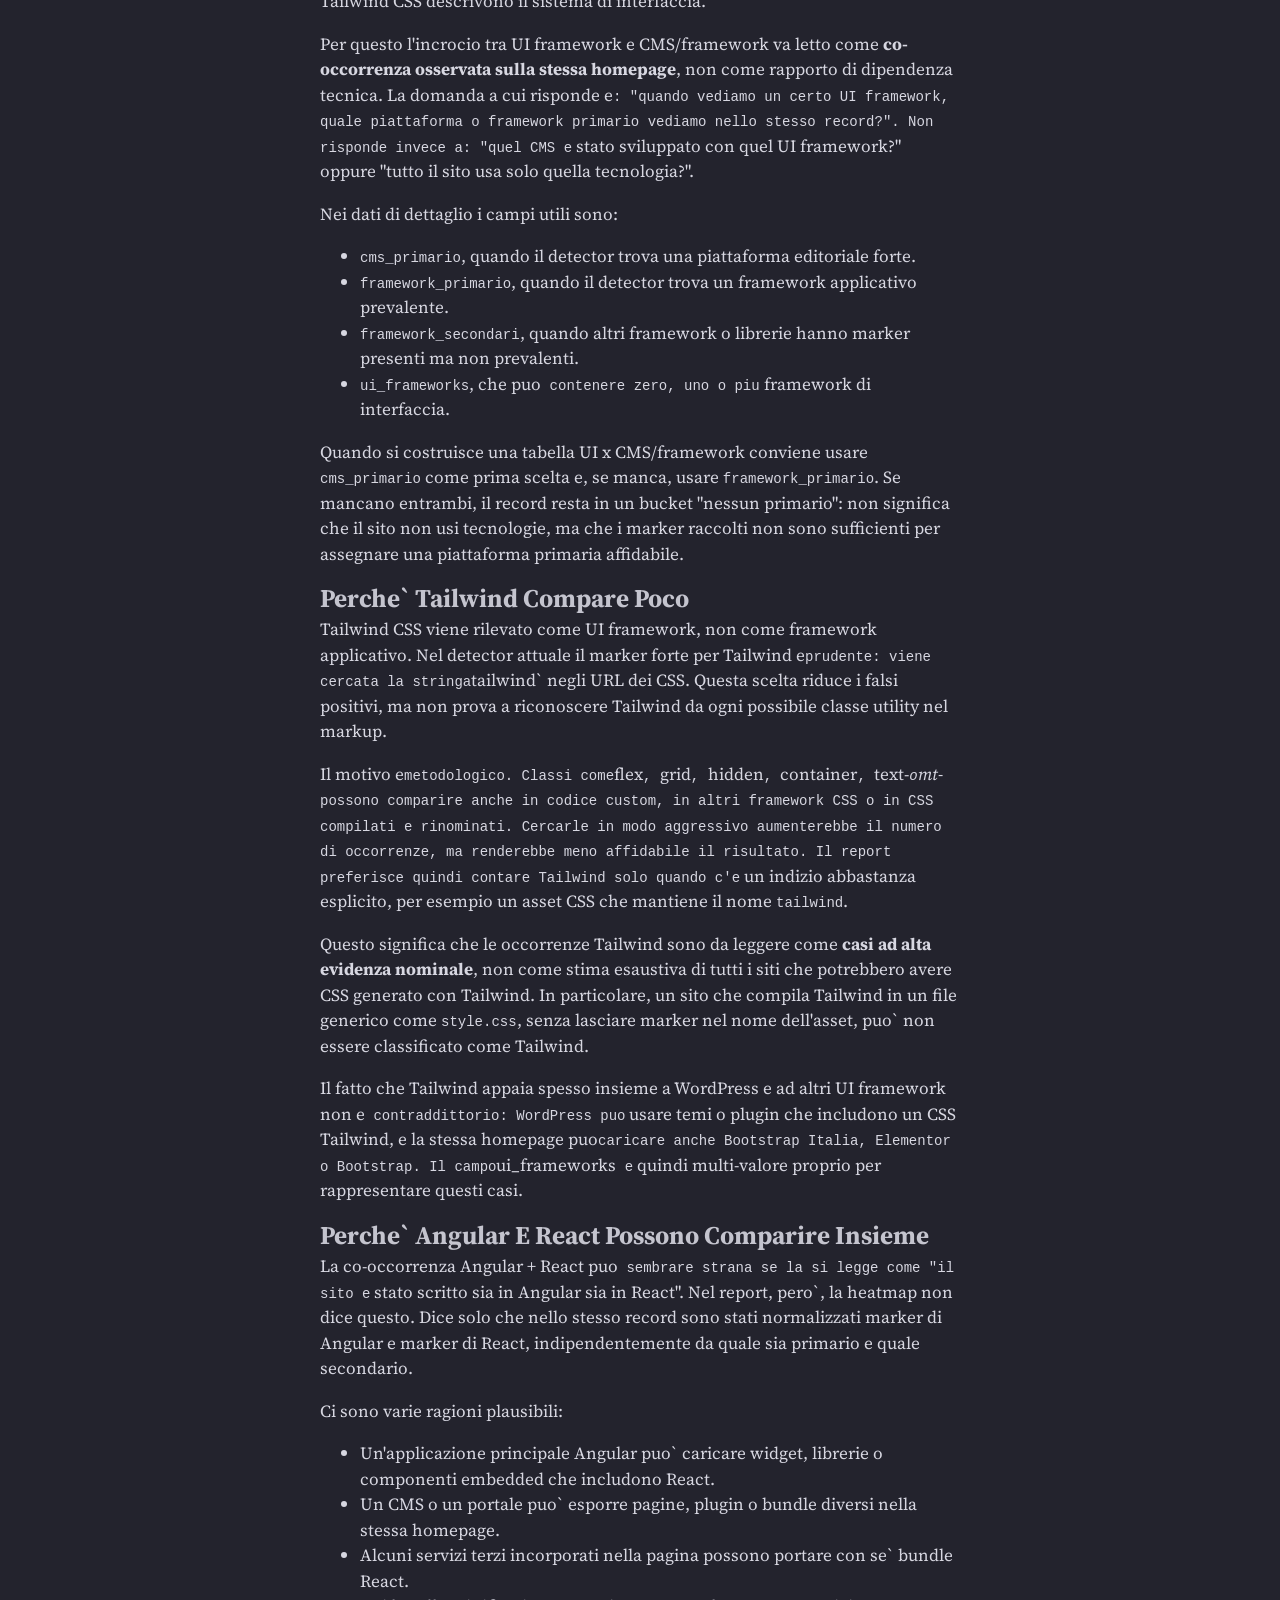
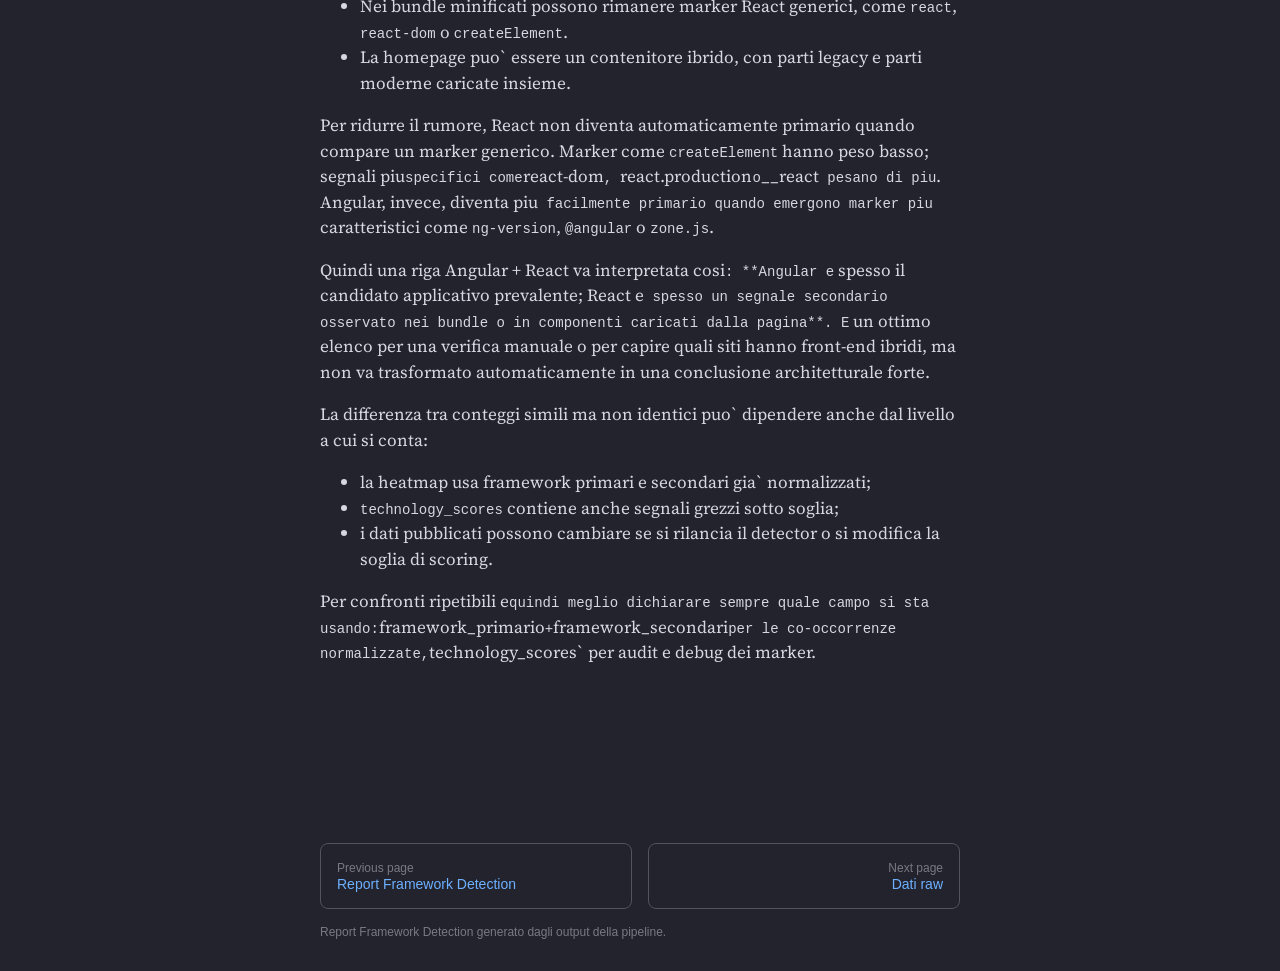
<file: methodology.html>
<!DOCTYPE html>
<html>
<head>
<meta charset="utf-8">
<meta name="viewport" content="width=device-width, initial-scale=1, maximum-scale=1">
<meta name="generator" content="Observable Framework v1.13.4">
<title>Metodologia | Report Framework Detection</title>
<link rel="preconnect" href="https://fonts.gstatic.com" crossorigin>
<link rel="preload" as="style" href="https://fonts.googleapis.com/css2?family=Source+Serif+4:ital,opsz,wght@0,8..60,200..900;1,8..60,200..900&amp;display=swap" crossorigin>
<link rel="preload" as="style" href="./_observablehq/theme-slate.55e203da.css">
<link rel="stylesheet" type="text/css" href="https://fonts.googleapis.com/css2?family=Source+Serif+4:ital,opsz,wght@0,8..60,200..900;1,8..60,200..900&amp;display=swap" crossorigin>
<link rel="stylesheet" type="text/css" href="./_observablehq/theme-slate.55e203da.css">
<link rel="modulepreload" href="./_observablehq/client.86d48a53.js">
<link rel="modulepreload" href="./_observablehq/runtime.607a8173.js">
<link rel="modulepreload" href="./_observablehq/stdlib.277aeab8.js">
<link rel="icon" href="./_file/observable.1af93621.png" type="image/png" sizes="32x32">
<script type="module">

import "./_observablehq/client.86d48a53.js";

</script>
</head>
<body>
<input id="observablehq-sidebar-toggle" type="checkbox" title="Toggle sidebar">
<label id="observablehq-sidebar-backdrop" for="observablehq-sidebar-toggle"></label>
<nav id="observablehq-sidebar">
  <ol>
    <label id="observablehq-sidebar-close" for="observablehq-sidebar-toggle"></label>
    <li class="observablehq-link"><a href="./">Report Framework Detection</a></li>
  </ol>
  <ol>
    <li class="observablehq-link"><a href="./">Risultati</a></li>
    <li class="observablehq-link observablehq-link-active"><a href="./methodology">Metodologia</a></li>
    <li class="observablehq-link"><a href="./raw-data">Dati raw</a></li>
  </ol>
</nav>
<script>{const e=document.querySelector("#observablehq-sidebar"),o=document.querySelector("#observablehq-sidebar-toggle"),r=sessionStorage.getItem("observablehq-sidebar");r?o.checked=r==="true":o.indeterminate=!0;for(const t of document.querySelectorAll("#observablehq-sidebar summary")){const s=t.parentElement;switch(sessionStorage.getItem(`observablehq-sidebar:${t.textContent}`)){case"true":s.open=!0;break;case"false":s.classList.contains("observablehq-section-active")||(s.open=!1);break}}addEventListener("beforeunload",()=>sessionStorage.setItem("observablehq-sidebar-scrolly",`${e.scrollTop}`));const a=sessionStorage.getItem("observablehq-sidebar-scrolly");a!=null&&(e.style.cssText="overflow: hidden;",e.scrollTop=+a,e.style.cssText="");}</script>
<div id="observablehq-center">
<aside id="observablehq-toc" data-selector="h1:not(:first-of-type)[id], h2:first-child[id], :not(h1) + h2[id]">
<nav>
<div>Contents</div>
<ol>
<li class="observablehq-secondary-link"><a href="#criteri-di-detection">Criteri Di Detection</a></li>
<li class="observablehq-secondary-link"><a href="#come-viene-assegnato-il-risultato">Come Viene Assegnato Il Risultato</a></li>
<li class="observablehq-secondary-link"><a href="#come-leggere-gli-incroci">Come Leggere Gli Incroci</a></li>
<li class="observablehq-secondary-link"><a href="#perche-tailwind-compare-poco">Perche&#x60; Tailwind Compare Poco</a></li>
<li class="observablehq-secondary-link"><a href="#perche-angular-e-react-possono-comparire-insieme">Perche&#x60; Angular E React Possono Comparire Insieme</a></li>
</ol>
</nav>
</aside>
<main id="observablehq-main" class="observablehq">
<h1 id="metodologia" tabindex="-1"><a class="observablehq-header-anchor" href="#metodologia">Metodologia</a></h1>
<p>La detection è rule-based e combina più livelli di evidenza raccolti durante la pipeline. L'obiettivo non è indovinare
la tecnologia da un solo indizio, ma accumulare marker coerenti per assegnare un framework primario, eventuali framework
secondari, un CMS e un livello di confidenza.</p>
<h2 id="criteri-di-detection" tabindex="-1"><a class="observablehq-header-anchor" href="#criteri-di-detection">Criteri Di Detection</a></h2>
<ol>
<li>
<p><strong>Marker nell'HTML</strong>
La homepage salvata viene ispezionata per cercare firme note nel markup o nello stato iniziale della pagina.
Esempi:</p>
<ul>
<li><code>__NEXT_DATA__</code> o <code>id="__next"</code> per Next.js</li>
<li><code>__NUXT__</code> o <code>id="__nuxt"</code> per Nuxt</li>
<li><code>drupalSettings</code> per Drupal</li>
<li><code>wp-content</code>, <code>wp-json</code> o <code>wordpress</code> per WordPress</li>
<li><code>themeDisplay</code>, <code>Liferay.ThemeDisplay</code> o <code>Liferay.Loader</code> per Liferay</li>
<li><code>csrfmiddlewaretoken</code> o <code>__admin_media_prefix__</code> per Django</li>
<li><code>__VIEWSTATE</code> o <code>__EVENTVALIDATION</code> per ASP.NET</li>
</ul>
</li>
<li>
<p><strong>Meta tag e script inline</strong>
Quando disponibili, vengono letti anche segnali già presenti nella homepage senza bisogno di eseguire altro codice:</p>
<ul>
<li>meta <code>generator</code> o tag simili per CMS come WordPress, Drupal e Joomla</li>
<li>variabili globali o bootstrap inline come <code>__NEXT_DATA__</code>, <code>self.__next_f</code>, <code>window.__NUXT__</code></li>
</ul>
</li>
<li>
<p><strong>Header HTTP e cookie applicativi</strong>
Per le homepage raggiungibili vengono raccolti anche alcuni header selettivi e i nomi dei cookie di risposta.
Questi segnali non bastano da soli a spiegare tutta la tecnologia del sito, ma aiutano molto sui framework
server-side e sugli stack backend. Esempi:</p>
<ul>
<li><code>X-AspNet-Version</code>, <code>X-AspNetMvc-Version</code>, <code>ASP.NET_SessionId</code> per ASP.NET</li>
<li><code>laravel_session</code> per Laravel</li>
<li><code>csrftoken</code>, <code>django_language</code>, <code>server: gunicorn</code> o <code>server: uwsgi</code> per Django</li>
</ul>
</li>
<li>
<p><strong>Marker negli URL degli asset</strong>
Gli URL di script e fogli di stile vengono letti come segnali strutturali. Questo aiuta soprattutto per CMS e framework
con percorsi standardizzati. Esempi:</p>
<ul>
<li><code>wp-content</code>, <code>wp-includes</code>, <code>elementor</code>, <code>woocommerce</code> per WordPress</li>
<li><code>/_next/</code> per Next.js</li>
<li><code>/_nuxt/</code> per Nuxt</li>
<li><code>/o/</code>, <code>__liferay__</code> o <code>Liferay.Loader</code> per Liferay</li>
<li><code>/static/admin/</code> o <code>/admin/js/</code> per Django</li>
<li><code>WebResource.axd</code>, <code>ScriptResource.axd</code> o <code>/aspnet_client/</code> per ASP.NET</li>
<li><code>/livewire/livewire.js</code> o <code>/_ignition/</code> per Laravel</li>
</ul>
</li>
<li>
<p><strong>Marker nel contenuto dei bundle JS</strong>
Quando i bundle vengono scaricati, il detector cerca simboli e stringhe tipiche delle librerie realmente eseguite:</p>
<ul>
<li><code>React</code>, <code>react.production</code>, <code>createElement</code></li>
<li><code>Vue</code>, <code>__VUE__</code>, <code>createApp(</code></li>
<li><code>@angular</code>, <code>zone.js</code></li>
<li><code>jQuery</code>, <code>$.fn.jquery</code></li>
<li><code>bootstrap</code>, <code>data-bs-toggle</code></li>
<li><code>bootstrap-italia</code>, <code>--bootstrap-italia-version</code></li>
<li><code>Liferay.Loader</code>, <code>Liferay.ThemeDisplay</code>, <code>Liferay.Portlet</code>, <code>@liferay/</code></li>
<li><code>django.jQuery</code>, <code>csrfmiddlewaretoken</code></li>
<li><code>__doPostBack</code>, <code>Sys.WebForms.PageRequestManager</code></li>
<li><code>livewire</code>, <code>laravel</code></li>
</ul>
</li>
<li>
<p><strong>UI framework da CSS</strong>
I CSS vengono usati soprattutto per intercettare framework di presentazione o builder:</p>
<ul>
<li>Bootstrap</li>
<li>Bootstrap Italia</li>
<li>Tailwind CSS</li>
<li>Foundation</li>
<li>UIkit</li>
<li>Elementor</li>
</ul>
</li>
</ol>
<h2 id="come-viene-assegnato-il-risultato" tabindex="-1"><a class="observablehq-header-anchor" href="#come-viene-assegnato-il-risultato">Come Viene Assegnato Il Risultato</a></h2>
<ol>
<li>
<p><strong>Catalogo di fingerprint</strong>
Le firme sono organizzate per tecnologia, famiglia (<code>cms</code>, <code>framework</code>, <code>ui</code>, <code>library</code>), fonte, peso e intensità del
segnale. In questo modo un marker strutturale come <code>__NEXT_DATA__</code> vale più di un indicatore generico come <code>createElement</code>.</p>
</li>
<li>
<p><strong>Scoring pesato</strong>
Le evidenze non vengono più conteggiate in modo piatto: sono deduplicate per sorgente e marker, poi pesate in base alla
loro affidabilità. Questo riduce il rumore dei bundle terzi e delle librerie trasversali come jQuery.</p>
</li>
<li>
<p><strong>Framework primario</strong>
Viene scelto il candidato con lo score più affidabile, applicando tie-break semantici:</p>
<ul>
<li>un CMS strutturale prevale su una libreria generica con segnali deboli</li>
<li><code>Bootstrap Italia</code> prevale su <code>Bootstrap</code></li>
<li>i soli UI framework non forzano automaticamente un framework applicativo primario</li>
</ul>
</li>
<li>
<p><strong>Framework secondari</strong>
Gli altri framework con marker presenti rimangono come secondari. Questo è utile nei siti ibridi, per esempio
WordPress con widget React o pagine che caricano jQuery e Bootstrap.</p>
<p>Quando compaiono marker specifici di <code>Bootstrap Italia</code>, il detector privilegia questa etichetta e non la fa
ricadere automaticamente nel bucket generico <code>Bootstrap</code>.</p>
</li>
<li>
<p><strong>CMS primario</strong>
Viene assegnato separatamente quando esistono marker forti di piattaforma editoriale.</p>
</li>
<li>
<p><strong>Indizi backend</strong>
In parallelo al framework primario, il detector produce anche <code>backend_hints</code>: indizi non invasivi su linguaggi o
runtime osservabili pubblicamente, come <code>PHP</code>, <code>Python</code>, <code>Node.js</code> o <code>Java</code>. Sono classificati come hint e non
come verita<code> assolute, perche</code> molti siti nascondono o riscrivono i propri header dietro proxy e CDN.</p>
</li>
<li>
<p><strong>Confidenza</strong></p>
<ul>
<li><code>high</code> quando il primario ha score alto o più evidenze forti</li>
<li><code>medium</code> quando esiste un candidato credibile ma con segnali meno strutturali</li>
<li><code>low</code> quando non ci sono segnali robusti o il risultato resta debole</li>
</ul>
</li>
</ol>
<h2 id="come-leggere-gli-incroci" tabindex="-1"><a class="observablehq-header-anchor" href="#come-leggere-gli-incroci">Come Leggere Gli Incroci</a></h2>
<p>Il report distingue volutamente tre piani diversi:</p>
<ul>
<li><strong>CMS primario</strong>, per piattaforme editoriali come WordPress, Drupal, Joomla o Liferay.</li>
<li><strong>Framework applicativo primario e secondario</strong>, per tecnologie che emergono da markup, header, URL o bundle JS.</li>
<li><strong>UI framework</strong>, per librerie di presentazione rilevate soprattutto da CSS, URL dei CSS e alcuni marker di contenuto.</li>
</ul>
<p>Questa separazione evita di far competere concetti diversi. Un sito puo<code> essere WordPress come CMS, caricare componenti React in un plugin, usare jQuery per funzionalita</code> storiche e avere Bootstrap Italia o Tailwind CSS come layer di
presentazione. In quel caso il CMS descrive la piattaforma editoriale, React o jQuery descrivono librerie applicative
osservate, mentre Bootstrap Italia o Tailwind CSS descrivono il sistema di interfaccia.</p>
<p>Per questo l'incrocio tra UI framework e CMS/framework va letto come <strong>co-occorrenza osservata sulla stessa homepage</strong>,
non come rapporto di dipendenza tecnica. La domanda a cui risponde e<code>: "quando vediamo un certo UI framework, quale piattaforma o framework primario vediamo nello stesso record?". Non risponde invece a: "quel CMS e</code> stato sviluppato con
quel UI framework?" oppure "tutto il sito usa solo quella tecnologia?".</p>
<p>Nei dati di dettaglio i campi utili sono:</p>
<ul>
<li><code>cms_primario</code>, quando il detector trova una piattaforma editoriale forte.</li>
<li><code>framework_primario</code>, quando il detector trova un framework applicativo prevalente.</li>
<li><code>framework_secondari</code>, quando altri framework o librerie hanno marker presenti ma non prevalenti.</li>
<li><code>ui_frameworks</code>, che puo<code> contenere zero, uno o piu</code> framework di interfaccia.</li>
</ul>
<p>Quando si costruisce una tabella UI x CMS/framework conviene usare <code>cms_primario</code> come prima scelta e, se manca, usare
<code>framework_primario</code>. Se mancano entrambi, il record resta in un bucket "nessun primario": non significa che il sito non
usi tecnologie, ma che i marker raccolti non sono sufficienti per assegnare una piattaforma primaria affidabile.</p>
<h2 id="perche-tailwind-compare-poco" tabindex="-1"><a class="observablehq-header-anchor" href="#perche-tailwind-compare-poco">Perche` Tailwind Compare Poco</a></h2>
<p>Tailwind CSS viene rilevato come UI framework, non come framework applicativo. Nel detector attuale il marker forte per
Tailwind e<code>prudente: viene cercata la stringa</code>tailwind` negli URL dei CSS. Questa scelta riduce i falsi positivi, ma
non prova a riconoscere Tailwind da ogni possibile classe utility nel markup.</p>
<p>Il motivo e<code>metodologico. Classi come</code>flex<code>, </code>grid<code>, </code>hidden<code>, </code>container<code>, </code>text-<em><code>o</code>mt-</em><code> possono comparire anche in codice custom, in altri framework CSS o in CSS compilati e rinominati. Cercarle in modo aggressivo aumenterebbe il numero di occorrenze, ma renderebbe meno affidabile il risultato. Il report preferisce quindi contare Tailwind solo quando c'e</code> un indizio abbastanza esplicito, per esempio un asset CSS che mantiene il nome <code>tailwind</code>.</p>
<p>Questo significa che le occorrenze Tailwind sono da leggere come <strong>casi ad alta evidenza nominale</strong>, non come stima
esaustiva di tutti i siti che potrebbero avere CSS generato con Tailwind. In particolare, un sito che compila Tailwind in
un file generico come <code>style.css</code>, senza lasciare marker nel nome dell'asset, puo` non essere classificato come Tailwind.</p>
<p>Il fatto che Tailwind appaia spesso insieme a WordPress e ad altri UI framework non e<code> contraddittorio: WordPress puo</code>
usare temi o plugin che includono un CSS Tailwind, e la stessa homepage puo<code>caricare anche Bootstrap Italia, Elementor o Bootstrap. Il campo</code>ui_frameworks<code> e</code> quindi multi-valore proprio per rappresentare questi casi.</p>
<h2 id="perche-angular-e-react-possono-comparire-insieme" tabindex="-1"><a class="observablehq-header-anchor" href="#perche-angular-e-react-possono-comparire-insieme">Perche` Angular E React Possono Comparire Insieme</a></h2>
<p>La co-occorrenza Angular + React puo<code> sembrare strana se la si legge come "il sito e</code> stato scritto sia in Angular sia in
React". Nel report, pero`, la heatmap non dice questo. Dice solo che nello stesso record sono stati normalizzati marker
di Angular e marker di React, indipendentemente da quale sia primario e quale secondario.</p>
<p>Ci sono varie ragioni plausibili:</p>
<ul>
<li>Un'applicazione principale Angular puo` caricare widget, librerie o componenti embedded che includono React.</li>
<li>Un CMS o un portale puo` esporre pagine, plugin o bundle diversi nella stessa homepage.</li>
<li>Alcuni servizi terzi incorporati nella pagina possono portare con se` bundle React.</li>
<li>Nei bundle minificati possono rimanere marker React generici, come <code>react</code>, <code>react-dom</code> o <code>createElement</code>.</li>
<li>La homepage puo` essere un contenitore ibrido, con parti legacy e parti moderne caricate insieme.</li>
</ul>
<p>Per ridurre il rumore, React non diventa automaticamente primario quando compare un marker generico. Marker come
<code>createElement</code> hanno peso basso; segnali piu<code>specifici come</code>react-dom<code>, </code>react.production<code>o</code>__react<code> pesano di piu</code>.
Angular, invece, diventa piu<code> facilmente primario quando emergono marker piu</code> caratteristici come <code>ng-version</code>,
<code>@angular</code> o <code>zone.js</code>.</p>
<p>Quindi una riga Angular + React va interpretata cosi<code>: **Angular e</code> spesso il candidato applicativo prevalente; React e<code> spesso un segnale secondario osservato nei bundle o in componenti caricati dalla pagina**. E</code> un ottimo elenco per una
verifica manuale o per capire quali siti hanno front-end ibridi, ma non va trasformato automaticamente in una conclusione
architetturale forte.</p>
<p>La differenza tra conteggi simili ma non identici puo` dipendere anche dal livello a cui si conta:</p>
<ul>
<li>la heatmap usa framework primari e secondari gia` normalizzati;</li>
<li><code>technology_scores</code> contiene anche segnali grezzi sotto soglia;</li>
<li>i dati pubblicati possono cambiare se si rilancia il detector o si modifica la soglia di scoring.</li>
</ul>
<p>Per confronti ripetibili e<code>quindi meglio dichiarare sempre quale campo si sta usando:</code>framework_primario<code>+</code>framework_secondari<code>per le co-occorrenze normalizzate,</code>technology_scores` per audit e debug dei marker.</p>
</main>
<footer id="observablehq-footer">
<nav><a rel="prev" href="./"><span>Report Framework Detection</span></a><a rel="next" href="./raw-data"><span>Dati raw</span></a></nav>
<div>Report Framework Detection generato dagli output della pipeline.</div>
</footer>
</div>
</body>
</html>
</file>
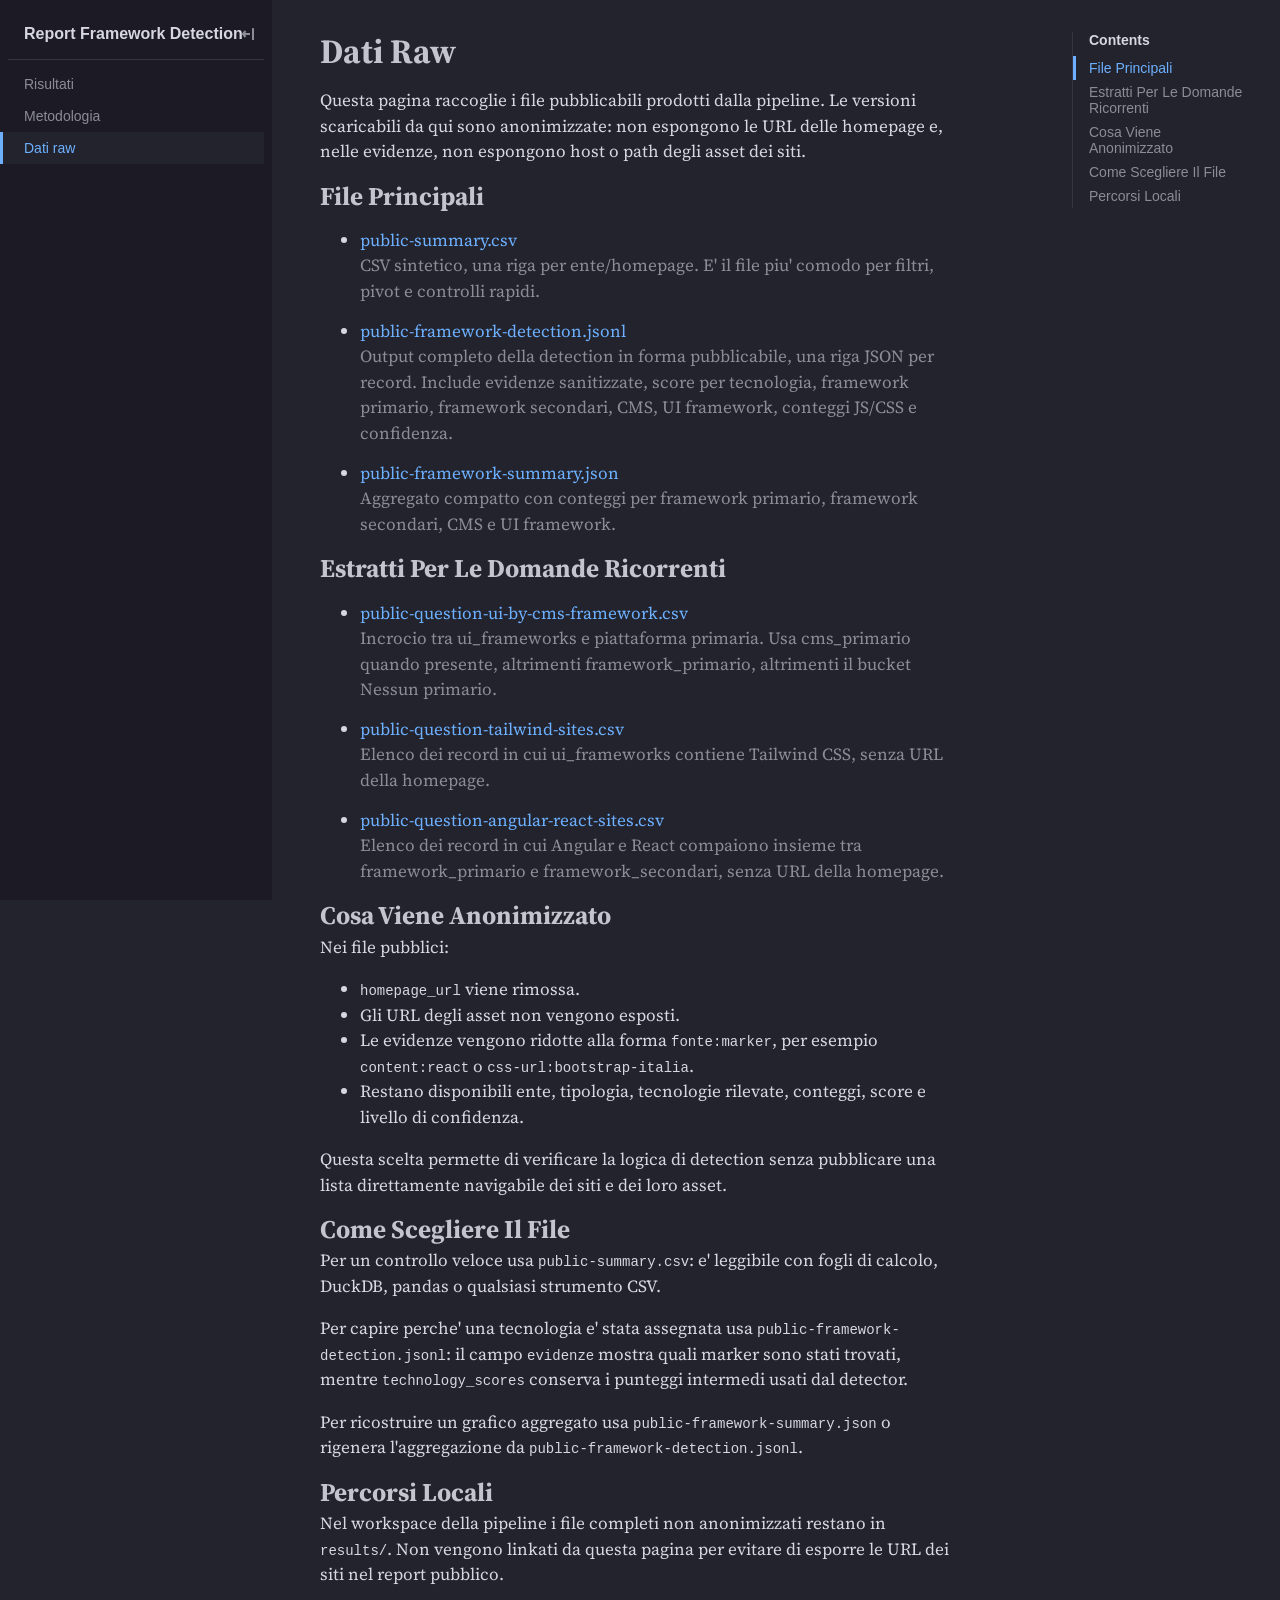
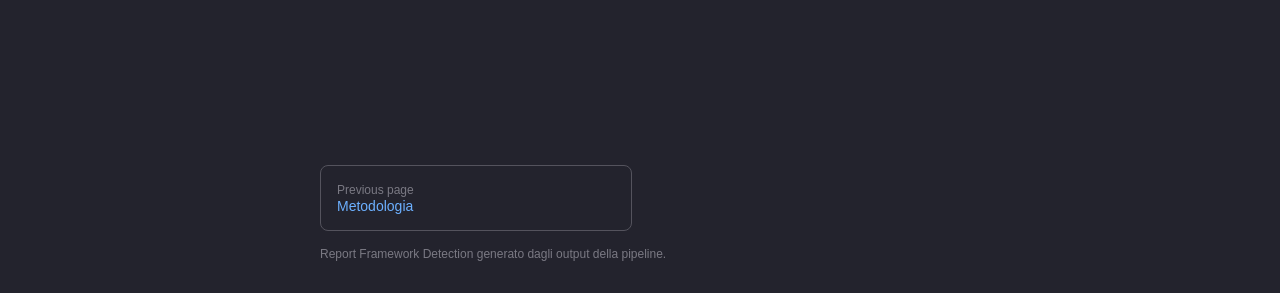
<file: raw-data.html>
<!DOCTYPE html>
<html>
<head>
<meta charset="utf-8">
<meta name="viewport" content="width=device-width, initial-scale=1, maximum-scale=1">
<meta name="generator" content="Observable Framework v1.13.4">
<title>Dati raw | Report Framework Detection</title>
<link rel="preconnect" href="https://fonts.gstatic.com" crossorigin>
<link rel="preload" as="style" href="https://fonts.googleapis.com/css2?family=Source+Serif+4:ital,opsz,wght@0,8..60,200..900;1,8..60,200..900&amp;display=swap" crossorigin>
<link rel="preload" as="style" href="./_observablehq/theme-slate.55e203da.css">
<link rel="stylesheet" type="text/css" href="https://fonts.googleapis.com/css2?family=Source+Serif+4:ital,opsz,wght@0,8..60,200..900;1,8..60,200..900&amp;display=swap" crossorigin>
<link rel="stylesheet" type="text/css" href="./_observablehq/theme-slate.55e203da.css">
<link rel="modulepreload" href="./_observablehq/client.86d48a53.js">
<link rel="modulepreload" href="./_observablehq/runtime.607a8173.js">
<link rel="modulepreload" href="./_observablehq/stdlib.277aeab8.js">
<link rel="modulepreload" href="./_npm/htl@0.3.1/72f4716c.js">
<link rel="icon" href="./_file/observable.1af93621.png" type="image/png" sizes="32x32">
<script type="module">

import {define} from "./_observablehq/client.86d48a53.js";
import {registerFile} from "./_observablehq/stdlib.277aeab8.js";

registerFile("./data/public-framework-detection.jsonl", {"name":"./data/public-framework-detection.jsonl","path":"./_file/data/public-framework-detection.fab01c64.jsonl","lastModified":1780500611895,"size":25744168});
registerFile("./data/public-framework-summary.json", {"name":"./data/public-framework-summary.json","mimeType":"application/json","path":"./_file/data/public-framework-summary.72057573.json","lastModified":1780500611964,"size":920});
registerFile("./data/public-question-angular-react-sites.csv", {"name":"./data/public-question-angular-react-sites.csv","mimeType":"text/csv","path":"./_file/data/public-question-angular-react-sites.952db4b1.csv","lastModified":1780500612062,"size":28402});
registerFile("./data/public-question-tailwind-sites.csv", {"name":"./data/public-question-tailwind-sites.csv","mimeType":"text/csv","path":"./_file/data/public-question-tailwind-sites.299726d2.csv","lastModified":1780500612024,"size":5333});
registerFile("./data/public-question-ui-by-cms-framework.csv", {"name":"./data/public-question-ui-by-cms-framework.csv","mimeType":"text/csv","path":"./_file/data/public-question-ui-by-cms-framework.4632c18f.csv","lastModified":1780500611992,"size":1240});
registerFile("./data/public-summary.csv", {"name":"./data/public-summary.csv","mimeType":"text/csv","path":"./_file/data/public-summary.4316c6ff.csv","lastModified":1780500611328,"size":2940586});

define({id: "63c95194", inputs: ["FileAttachment","html"], outputs: ["mainFiles","questionFiles","downloadList"], body: async (FileAttachment,html) => {
const mainFiles = [
  {
    name: "public-summary.csv",
    href: await FileAttachment("./data/public-summary.csv").url(),
    description: "CSV sintetico, una riga per ente/homepage. E' il file piu' comodo per filtri, pivot e controlli rapidi."
  },
  {
    name: "public-framework-detection.jsonl",
    href: await FileAttachment("./data/public-framework-detection.jsonl").url(),
    description: "Output completo della detection in forma pubblicabile, una riga JSON per record. Include evidenze sanitizzate, score per tecnologia, framework primario, framework secondari, CMS, UI framework, conteggi JS/CSS e confidenza."
  },
  {
    name: "public-framework-summary.json",
    href: await FileAttachment("./data/public-framework-summary.json").url(),
    description: "Aggregato compatto con conteggi per framework primario, framework secondari, CMS e UI framework."
  }
];

const questionFiles = [
  {
    name: "public-question-ui-by-cms-framework.csv",
    href: await FileAttachment("./data/public-question-ui-by-cms-framework.csv").url(),
    description: "Incrocio tra ui_frameworks e piattaforma primaria. Usa cms_primario quando presente, altrimenti framework_primario, altrimenti il bucket Nessun primario."
  },
  {
    name: "public-question-tailwind-sites.csv",
    href: await FileAttachment("./data/public-question-tailwind-sites.csv").url(),
    description: "Elenco dei record in cui ui_frameworks contiene Tailwind CSS, senza URL della homepage."
  },
  {
    name: "public-question-angular-react-sites.csv",
    href: await FileAttachment("./data/public-question-angular-react-sites.csv").url(),
    description: "Elenco dei record in cui Angular e React compaiono insieme tra framework_primario e framework_secondari, senza URL della homepage."
  }
];

const downloadList = (items) => html`<ul class="download-list">
  ${items.map((item) => html`<li>
    <a href=${item.href} download>${item.name}</a><br>
    <span>${item.description}</span>
  </li>`)}
</ul>`;
return {mainFiles,questionFiles,downloadList};
}});

define({id: "5ae69dcc", inputs: ["downloadList","mainFiles","display"], body: async (downloadList,mainFiles,display) => {
display(await(
downloadList(mainFiles)
))
}});

define({id: "c7c4ffe4", inputs: ["downloadList","questionFiles","display"], body: async (downloadList,questionFiles,display) => {
display(await(
downloadList(questionFiles)
))
}});

</script>
</head>
<body>
<input id="observablehq-sidebar-toggle" type="checkbox" title="Toggle sidebar">
<label id="observablehq-sidebar-backdrop" for="observablehq-sidebar-toggle"></label>
<nav id="observablehq-sidebar">
  <ol>
    <label id="observablehq-sidebar-close" for="observablehq-sidebar-toggle"></label>
    <li class="observablehq-link"><a href="./">Report Framework Detection</a></li>
  </ol>
  <ol>
    <li class="observablehq-link"><a href="./">Risultati</a></li>
    <li class="observablehq-link"><a href="./methodology">Metodologia</a></li>
    <li class="observablehq-link observablehq-link-active"><a href="./raw-data">Dati raw</a></li>
  </ol>
</nav>
<script>{const e=document.querySelector("#observablehq-sidebar"),o=document.querySelector("#observablehq-sidebar-toggle"),r=sessionStorage.getItem("observablehq-sidebar");r?o.checked=r==="true":o.indeterminate=!0;for(const t of document.querySelectorAll("#observablehq-sidebar summary")){const s=t.parentElement;switch(sessionStorage.getItem(`observablehq-sidebar:${t.textContent}`)){case"true":s.open=!0;break;case"false":s.classList.contains("observablehq-section-active")||(s.open=!1);break}}addEventListener("beforeunload",()=>sessionStorage.setItem("observablehq-sidebar-scrolly",`${e.scrollTop}`));const a=sessionStorage.getItem("observablehq-sidebar-scrolly");a!=null&&(e.style.cssText="overflow: hidden;",e.scrollTop=+a,e.style.cssText="");}</script>
<div id="observablehq-center">
<aside id="observablehq-toc" data-selector="h1:not(:first-of-type)[id], h2:first-child[id], :not(h1) + h2[id]">
<nav>
<div>Contents</div>
<ol>
<li class="observablehq-secondary-link"><a href="#file-principali">File Principali</a></li>
<li class="observablehq-secondary-link"><a href="#estratti-per-le-domande-ricorrenti">Estratti Per Le Domande Ricorrenti</a></li>
<li class="observablehq-secondary-link"><a href="#cosa-viene-anonimizzato">Cosa Viene Anonimizzato</a></li>
<li class="observablehq-secondary-link"><a href="#come-scegliere-il-file">Come Scegliere Il File</a></li>
<li class="observablehq-secondary-link"><a href="#percorsi-locali">Percorsi Locali</a></li>
</ol>
</nav>
</aside>
<main id="observablehq-main" class="observablehq">
<div class="observablehq observablehq--block"><!--:63c95194:--></div>
<h1 id="dati-raw" tabindex="-1"><a class="observablehq-header-anchor" href="#dati-raw">Dati Raw</a></h1>
<p>Questa pagina raccoglie i file pubblicabili prodotti dalla pipeline. Le versioni scaricabili da qui sono anonimizzate:
non espongono le URL delle homepage e, nelle evidenze, non espongono host o path degli asset dei siti.</p>
<h2 id="file-principali" tabindex="-1"><a class="observablehq-header-anchor" href="#file-principali">File Principali</a></h2>
<div class="observablehq observablehq--block"><observablehq-loading></observablehq-loading><!--:5ae69dcc:--></div>
<h2 id="estratti-per-le-domande-ricorrenti" tabindex="-1"><a class="observablehq-header-anchor" href="#estratti-per-le-domande-ricorrenti">Estratti Per Le Domande Ricorrenti</a></h2>
<div class="observablehq observablehq--block"><observablehq-loading></observablehq-loading><!--:c7c4ffe4:--></div>
<h2 id="cosa-viene-anonimizzato" tabindex="-1"><a class="observablehq-header-anchor" href="#cosa-viene-anonimizzato">Cosa Viene Anonimizzato</a></h2>
<p>Nei file pubblici:</p>
<ul>
<li><code>homepage_url</code> viene rimossa.</li>
<li>Gli URL degli asset non vengono esposti.</li>
<li>Le evidenze vengono ridotte alla forma <code>fonte:marker</code>, per esempio <code>content:react</code> o <code>css-url:bootstrap-italia</code>.</li>
<li>Restano disponibili ente, tipologia, tecnologie rilevate, conteggi, score e livello di confidenza.</li>
</ul>
<p>Questa scelta permette di verificare la logica di detection senza pubblicare una lista direttamente navigabile dei siti e
dei loro asset.</p>
<h2 id="come-scegliere-il-file" tabindex="-1"><a class="observablehq-header-anchor" href="#come-scegliere-il-file">Come Scegliere Il File</a></h2>
<p>Per un controllo veloce usa <code>public-summary.csv</code>: e' leggibile con fogli di calcolo, DuckDB, pandas o qualsiasi strumento
CSV.</p>
<p>Per capire perche' una tecnologia e' stata assegnata usa <code>public-framework-detection.jsonl</code>: il campo <code>evidenze</code> mostra
quali marker sono stati trovati, mentre <code>technology_scores</code> conserva i punteggi intermedi usati dal detector.</p>
<p>Per ricostruire un grafico aggregato usa <code>public-framework-summary.json</code> o rigenera l'aggregazione da
<code>public-framework-detection.jsonl</code>.</p>
<h2 id="percorsi-locali" tabindex="-1"><a class="observablehq-header-anchor" href="#percorsi-locali">Percorsi Locali</a></h2>
<p>Nel workspace della pipeline i file completi non anonimizzati restano in <code>results/</code>. Non vengono linkati da questa pagina
per evitare di esporre le URL dei siti nel report pubblico.</p>
<style>
  .download-list li {
    margin-bottom: 0.9rem;
  }

  .download-list span {
    color: var(--theme-foreground-muted);
  }
</style>
</main>
<footer id="observablehq-footer">
<nav><a rel="prev" href="./methodology"><span>Metodologia</span></a></nav>
<div>Report Framework Detection generato dagli output della pipeline.</div>
</footer>
</div>
</body>
</html>
</file>
<file: _observablehq/theme-slate.55e203da.css>
:root{--monospace: Menlo, Consolas, monospace;--monospace-font: 14px/1.5 var(--monospace);--serif: "Source Serif 4", "Iowan Old Style", "Apple Garamond", "Palatino Linotype", "Times New Roman", "Droid Serif", Times, serif, "Apple Color Emoji", "Segoe UI Emoji", "Segoe UI Symbol";--sans-serif: -apple-system, BlinkMacSystemFont, "avenir next", avenir, helvetica, "helvetica neue", ubuntu, roboto, noto, "segoe ui", arial, sans-serif;--theme-blue: #4269d0;--theme-green: #3ca951;--theme-red: #ff725c;--theme-yellow: #efb118}html{-webkit-text-size-adjust:100%;-webkit-font-smoothing:antialiased;-moz-osx-font-smoothing:grayscale;background:var(--theme-background);color:var(--theme-foreground)}body{font:17px/1.5 var(--serif);margin:0}a[href]{color:var(--theme-foreground-focus)}h1,h2,h3,h4,h5,h6{color:var(--theme-foreground-alt);font-weight:700;line-height:1.15;margin-top:0;margin-bottom:.25rem;text-wrap:balance}h2+p,h3+p,h4+p,h2+table,h3+table,h4+table{margin-top:0}h1+h2{color:var(--theme-foreground);font-size:20px;font-style:italic;font-weight:400;margin-bottom:1rem}a[href]{text-decoration:none}a[href]:hover,a[href]:focus{text-decoration:underline}h1 code,h2 code,h3 code,h4 code,h5 code,h6 code{font-size:90%}pre{line-height:1.5}pre,code,tt{font-family:var(--monospace);font-size:14px}img{max-width:100%}p,table,figure,figcaption,h1,h2,h3,h4,h5,h6,.katex-display{max-width:640px}blockquote,ol,ul{max-width:600px}blockquote{margin:1rem 1.5rem}ul ol{padding-left:28px}hr{height:1px;margin:1rem 0;padding:1rem 0;border:none;background:no-repeat center/100% 1px linear-gradient(to right,var(--theme-foreground-faintest),var(--theme-foreground-faintest))}pre{background-color:var(--theme-background-alt);border-radius:4px;margin:1rem -1rem;max-width:960px;min-height:1.5em;padding:.5rem 1rem;overflow-x:auto;box-sizing:border-box}input:not([type]),input[type=email],input[type=number],input[type=password],input[type=range],input[type=search],input[type=tel],input[type=text],input[type=url]{width:240px}input,canvas,button{vertical-align:middle}button,input,textarea{accent-color:var(--theme-blue)}table{width:100%;border-collapse:collapse;font:13px/1.2 var(--sans-serif)}table pre,table code,table tt{font-size:inherit;line-height:inherit}th>pre:only-child,td>pre:only-child{margin:0;padding:0}th{color:var(--theme-foreground);text-align:left;vertical-align:bottom}td{color:var(--theme-foreground-alt);vertical-align:top}th,td{padding:3px 6.5px 3px 0}th:last-child,td:last-child{padding-right:0}tr:not(:last-child){border-bottom:solid 1px var(--theme-foreground-faintest)}thead tr{border-bottom:solid 1px var(--theme-foreground-fainter)}figure,table{margin:1rem 0}figure img{max-width:100%}figure>h2,figure>h3{font-family:var(--sans-serif)}figure>h2{font-size:20px}figure>h3{font-size:16px;font-weight:400}figcaption{font:small var(--sans-serif);color:var(--theme-foreground-muted)}a[href].observablehq-header-anchor{color:inherit}:root{--font-big: 700 32px/1 var(--sans-serif);--font-small: 14px var(--sans-serif)}.big{font:var(--font-big)}.small{font:var(--font-small)}.red{color:var(--theme-red)}.yellow{color:var(--theme-yellow)}.green{color:var(--theme-green)}.blue{color:var(--theme-blue)}.muted{color:var(--theme-foreground-muted)}.observablehq--draft>h1:first-of-type:after{content:" [DRAFT]";color:var(--theme-foreground-muted)}:root{--theme-caret: url("data:image/svg+xml,%3Csvg xmlns='http://www.w3.org/2000/svg' width='16' height='16' viewBox='0 0 16 16'%3E%3Cpath d='M5 7L8.125 9.5L11.25 7' stroke='black' stroke-width='1.5' stroke-linecap='round' fill='none'/%3E%3C/svg%3E");--theme-toggle: url("data:image/svg+xml,%3Csvg xmlns='http://www.w3.org/2000/svg' width='16' height='16' viewBox='0 0 16 16'%3E%3Cpath d='m10.5,11 2.5-3-2.5-3 M6,8h7' fill='none' stroke='black' stroke-width='2'/%3E%3Crect x='2' y='2' fill='currentColor' height='12' rx='0.5' width='2'/%3E%3C/svg%3E");--theme-magnifier: url("data:image/svg+xml,%3Csvg xmlns='http://www.w3.org/2000/svg' width='16' height='16' viewBox='0 0 16 16'%3E%3Cpath stroke='currentColor' stroke-width='2' fill='none' d='M15,15L10.5,10.5a3,3 0 1,0 -6 -6a3,3 0 1,0 6 6'%3E%3C/path%3E%3C/svg%3E");--observablehq-max-width: 1440px;--observablehq-header-height: 2.2rem;scroll-padding-top:2.5rem}:root:has(#observablehq-header){scroll-padding-top:calc(var(--observablehq-header-height) + 2.5rem)}body{max-width:var(--observablehq-max-width);margin:auto}#observablehq-main,#observablehq-header,#observablehq-footer{margin:1rem auto}#observablehq-header{position:fixed;top:0;left:calc(max(0rem,(100vw - var(--observablehq-max-width)) / 2) + var(--observablehq-inset-left) + 2rem);right:calc(max(0rem,(100vw - var(--observablehq-max-width)) / 2) + var(--observablehq-inset-right) + 2rem);z-index:2;display:flex;align-items:center;gap:.5rem;height:var(--observablehq-header-height);margin:0 -2rem 2rem;padding:1rem 2rem .5rem;background:var(--theme-background);border-bottom:solid 1px var(--theme-foreground-faintest);font:500 16px var(--sans-serif)}#observablehq-main{min-height:calc(100vh - 20rem);position:relative;z-index:0}#observablehq-header~#observablehq-main{margin-top:calc(var(--observablehq-header-height) + 1.5rem + 2rem)}#observablehq-footer{display:block;margin-top:10rem;font:12px var(--sans-serif);color:var(--theme-foreground-faint)}#observablehq-footer nav{display:grid;max-width:640px;grid-template-columns:1fr 1fr;column-gap:1rem;margin-bottom:1rem}#observablehq-footer nav a{display:flex;flex-direction:column;border:1px solid var(--theme-foreground-fainter);border-radius:8px;padding:1rem;line-height:1rem;text-decoration:none}#observablehq-footer nav a span{font-size:14px}#observablehq-footer nav a:hover span{text-decoration:underline}#observablehq-footer nav a:hover{border-color:var(--theme-foreground-focus)}#observablehq-footer nav a[rel=prev]{grid-column:1;align-items:start}#observablehq-footer nav a[rel=next]{grid-column:2;align-items:end}#observablehq-footer nav a:before{color:var(--theme-foreground-faint)}#observablehq-footer nav a[rel=prev]:before{content:"Previous page"}#observablehq-footer nav a[rel=next]:before{content:"Next page"}#observablehq-center{margin:2rem;--observablehq-inset-left: 0rem;--observablehq-inset-right: 0rem}#observablehq-sidebar{--observablehq-sidebar-padding-left: max(0rem, (100vw - var(--observablehq-max-width)) / 2) ;position:fixed;background:var(--theme-background-alt);color:var(--theme-foreground-muted);font:14px var(--sans-serif);visibility:hidden;font-weight:500;width:calc(272px + var(--observablehq-sidebar-padding-left));z-index:3;top:0;bottom:0;left:-272px;box-sizing:border-box;padding:0 .5rem 1rem calc(var(--observablehq-sidebar-padding-left) + .5rem);overflow-y:auto}#observablehq-sidebar ol,#observablehq-toc ol{list-style:none;margin:0;padding:0}#observablehq-sidebar>ol,#observablehq-sidebar>details,#observablehq-sidebar>section{position:relative;padding-bottom:.5rem;margin:.5rem 0;border-bottom:solid 1px var(--theme-foreground-faintest)}#observablehq-sidebar>ol:first-child{position:sticky;top:0;z-index:1;font-size:16px;font-weight:700;padding-top:1rem;margin:0;color:var(--theme-foreground)}#observablehq-sidebar>ol:first-child:before{content:"";position:absolute;inset:0 -.5rem;background:var(--theme-background-alt)}#observablehq-sidebar>ol:first-child>li{position:relative}#observablehq-sidebar>ol:first-child>li>a{height:calc(var(--observablehq-header-height) - 1rem)}#observablehq-sidebar>ol:last-child,#observablehq-sidebar>details:last-child,#observablehq-sidebar>section:last-child{border-bottom:none}#observablehq-sidebar summary{font-weight:700;color:var(--theme-foreground);cursor:default}#observablehq-sidebar summary::-webkit-details-marker,#observablehq-sidebar summary::marker{display:none}#observablehq-sidebar details summary:after{position:absolute;right:0;width:1rem;height:1rem;background:var(--theme-foreground-muted);content:"";-webkit-mask:var(--theme-caret);-webkit-mask-repeat:no-repeat;-webkit-mask-position:center;mask:var(--theme-caret);mask-repeat:no-repeat;mask-position:center;padding:.5rem;transition:transform .25s ease;transform:rotate(-90deg);transform-origin:50% 50%}#observablehq-sidebar details summary:hover:after{color:var(--theme-foreground)}#observablehq-sidebar details[open] summary:after{transform:rotate(0)}#observablehq-sidebar-toggle{position:fixed;appearance:none;background:none;top:0;left:0;height:100%;width:2rem;display:flex;align-items:center;justify-content:center;cursor:e-resize;margin:0;color:var(--theme-foreground-muted);z-index:1}#observablehq-sidebar-close{position:absolute;top:1rem;right:0;width:2rem;height:var(--observablehq-header-height);display:flex;align-items:center;justify-content:center;color:var(--theme-foreground-muted);cursor:w-resize;z-index:2}#observablehq-sidebar-toggle:before,#observablehq-sidebar-close:before{content:"";width:1rem;height:1rem;background:currentColor;-webkit-mask:var(--theme-toggle);mask:var(--theme-toggle)}#observablehq-sidebar-close:before{transform:scaleX(-1)}#observablehq-sidebar summary,.observablehq-link a{display:flex;padding:.5rem 1rem .5rem 1.5rem;margin-left:-.5rem;align-items:center}#observablehq-sidebar summary a{flex-grow:1;color:inherit}#observablehq-sidebar summary.observablehq-link{padding:0;margin-left:0}#observablehq-sidebar details summary:hover,.observablehq-link-active a,.observablehq-link a:hover{background:var(--theme-background)}.observablehq-link a:hover{color:var(--theme-foreground-focus)}#observablehq-toc{display:none;position:fixed;color:var(--theme-foreground-muted);font:400 14px var(--sans-serif);z-index:1;top:0;right:calc(max(0rem,(100% - var(--observablehq-max-width)) / 2) + 1rem);bottom:0;overflow-y:auto}#observablehq-header~#observablehq-toc{top:calc(var(--observablehq-header-height) + 1.5rem)}#observablehq-toc nav{width:192px;margin:2rem 0;padding:0 1rem;box-sizing:border-box;border-left:solid 1px var(--theme-foreground-faintest)}#observablehq-toc div{font-weight:700;color:var(--theme-foreground);margin-bottom:.5rem}.observablehq-secondary-link a{display:block;padding:.25rem 0}.observablehq-link:not(.observablehq-link-active) a[href]:not(:hover),.observablehq-secondary-link:not(.observablehq-secondary-link-active) a[href]:not(:hover){color:inherit}.observablehq-link-active,.observablehq-secondary-link-active{position:relative}.observablehq-link-active:before,.observablehq-secondary-link-highlight{content:"";position:absolute;width:3px;background:var(--theme-foreground-focus)}.observablehq-link-active:before{top:0;bottom:0;left:-.5rem}.observablehq-secondary-link-highlight{left:1px;top:2rem;height:0;transition:top .15s ease,height .15s ease}#observablehq-sidebar{transition:visibility .15s 0ms,left .15s 0ms ease}#observablehq-sidebar:focus-within,#observablehq-sidebar-toggle:checked~#observablehq-sidebar{left:0;visibility:initial;box-shadow:0 0 8px 4px #0000001a;transition:visibility 0ms 0ms,left .15s 0ms ease}#observablehq-sidebar-backdrop{display:none;position:fixed;inset:0;z-index:2}#observablehq-sidebar-backdrop:has(~#observablehq-sidebar:focus-within),#observablehq-sidebar-toggle:checked~#observablehq-sidebar-backdrop{display:initial}@media(prefers-color-scheme:dark){#observablehq-sidebar:focus-within,#observablehq-sidebar-toggle:checked~#observablehq-sidebar{box-shadow:0 0 8px 4px #00000080}}@media (min-width: calc(912px + 6rem)){#observablehq-sidebar{transition:none!important}#observablehq-sidebar-toggle:checked~#observablehq-sidebar-backdrop{display:none}#observablehq-sidebar-toggle:checked~#observablehq-sidebar,#observablehq-sidebar-toggle:indeterminate~#observablehq-sidebar{left:0;visibility:initial;box-shadow:none}#observablehq-sidebar-toggle:checked~#observablehq-center,#observablehq-sidebar-toggle:indeterminate~#observablehq-center{--observablehq-inset-left: calc(272px + 1rem) ;--observablehq-inset-right: 1rem;padding-left:var(--observablehq-inset-left);padding-right:1rem}}@media (min-width: calc(832px + 5rem)){#observablehq-toc~#observablehq-main{padding-right:calc(192px + 1rem)}#observablehq-toc{display:block}}@media (min-width: calc(912px + 6rem)){#observablehq-sidebar-toggle:checked~#observablehq-center #observablehq-toc,#observablehq-sidebar-toggle:indeterminate~#observablehq-center #observablehq-toc{display:none}#observablehq-sidebar-toggle:checked~#observablehq-center #observablehq-toc~#observablehq-main,#observablehq-sidebar-toggle:indeterminate~#observablehq-center #observablehq-toc~#observablehq-main{padding-right:0}}@media (min-width: calc(1104px + 7rem)){#observablehq-sidebar-toggle:checked~#observablehq-center #observablehq-toc,#observablehq-sidebar-toggle:indeterminate~#observablehq-center #observablehq-toc,#observablehq-toc{display:block}#observablehq-sidebar-toggle:checked~#observablehq-center #observablehq-toc~#observablehq-main,#observablehq-sidebar-toggle:indeterminate~#observablehq-center #observablehq-toc~#observablehq-main{padding-right:calc(192px + 1rem)}}.observablehq-pre-container{position:relative;margin:1rem -1rem;max-width:960px}.observablehq-pre-container:after{position:absolute;top:0;right:0;height:21px;font:12px var(--sans-serif);color:var(--theme-foreground-muted);background:linear-gradient(to right,transparent,var(--theme-background-alt) 40%);padding:.5rem .5rem .5rem 1.5rem}.observablehq-pre-container[data-language]:after{content:attr(data-language)}.observablehq-pre-container pre{padding-right:4rem;margin:0;max-width:none}.observablehq-pre-copy{position:absolute;top:0;right:0;background:none;color:transparent;border:none;border-radius:4px;padding:0 8px;margin:4px;height:29px;cursor:pointer;z-index:1;display:flex;align-items:center}.observablehq-pre-copied:before{content:"Copied!";position:absolute;right:calc(100% + .25rem);background:linear-gradient(to right,transparent,var(--theme-background-alt) 10%);color:var(--theme-green);font:var(--font-small);padding:4px 8px 4px 16px;pointer-events:none;animation-name:observablehq-pre-copied;animation-duration:.25s;animation-direction:alternate;animation-iteration-count:2}@keyframes observablehq-pre-copied{0%{opacity:0;transform:translate(.5rem)}50%{opacity:1}to{transform:translate(0)}}.observablehq-pre-container[data-copy] .observablehq-pre-copy,.observablehq-pre-container:hover .observablehq-pre-copy,.observablehq-pre-container .observablehq-pre-copy:focus{background:var(--theme-background-alt);color:var(--theme-foreground-faint)}.observablehq-pre-container .observablehq-pre-copy:hover{color:var(--theme-foreground-muted)}.observablehq-pre-container .observablehq-pre-copy:active{color:var(--theme-foreground);background:var(--theme-foreground-faintest)}#observablehq-sidebar.observablehq-search-results>ol:not(:first-child),#observablehq-sidebar.observablehq-search-results>details,#observablehq-sidebar.observablehq-search-results>section{display:none}#observablehq-search{position:relative;padding:.5rem 0 0;display:flex;align-items:center}#observablehq-search input{padding:6px 4px 6px 2.2em;width:100%;border:none;border-radius:4px;background-color:var(--theme-background);font-size:13.3px;height:28px}#observablehq-search input::placeholder{color:var(--theme-foreground-faint)}#observablehq-search:before{position:absolute;left:.5rem;content:"";width:1rem;height:1rem;background:currentColor;-webkit-mask:var(--theme-magnifier);mask:var(--theme-magnifier);pointer-events:none}#observablehq-search:after{position:absolute;right:6px;content:attr(data-shortcut);pointer-events:none}#observablehq-search:focus-within:after{content:""}#observablehq-search-results{--relevance-width: 32px;position:absolute;overflow-y:auto;top:6.5rem;left:var(--observablehq-sidebar-padding-left);right:.5rem;bottom:0}#observablehq-search-results a span{max-width:184px;white-space:nowrap;overflow:hidden;text-overflow:ellipsis}#observablehq-search-results div{text-align:right;font-size:10px;margin:.5em}#observablehq-search-results li{position:relative;display:flex;align-items:center}#observablehq-search-results a{flex-grow:1}#observablehq-search-results li:after,#observablehq-search-results a span:after{content:"";width:var(--relevance-width);height:4px;position:absolute;top:14px;right:.5em;border-radius:2px;background:var(--theme-foreground-muted)}#observablehq-search-results li.observablehq-link-active:after{background:var(--theme-foreground-focus)}#observablehq-search-results a span:after{background:var(--theme-foreground-faintest)}#observablehq-search-results li[data-score="0"]:after{width:calc(var(--relevance-width) * .125)}#observablehq-search-results li[data-score="1"]:after{width:calc(var(--relevance-width) * .25)}#observablehq-search-results li[data-score="2"]:after{width:calc(var(--relevance-width) * .4375)}#observablehq-search-results li[data-score="3"]:after{width:calc(var(--relevance-width) * .625)}#observablehq-search-results li[data-score="4"]:after{width:calc(var(--relevance-width) * .8125)}@media print{#observablehq-center{padding-left:1em!important}#observablehq-sidebar,#observablehq-footer{display:none!important}}#observablehq-main{container-type:inline-size}.grid{margin:1rem 0;display:grid;gap:1rem;grid-auto-rows:1fr}.grid svg{overflow:visible}.grid figure{margin:0}.grid>*>p:first-child{margin-top:0}.grid>*>p:last-child{margin-bottom:0}@container (min-width: 640px){.grid-cols-2,.grid-cols-4{grid-template-columns:repeat(2,minmax(0,1fr))}.grid-cols-2 .grid-colspan-2,.grid-cols-2 .grid-colspan-3,.grid-cols-2 .grid-colspan-4,.grid-cols-4 .grid-colspan-2,.grid-cols-4 .grid-colspan-3,.grid-cols-4 .grid-colspan-4{grid-column:span 2}}@container (min-width: 720px){.grid-cols-3{grid-template-columns:repeat(3,minmax(0,1fr))}.grid-cols-3 .grid-colspan-2{grid-column:span 2}.grid-cols-3 .grid-colspan-3{grid-column:span 3}}@container (min-width: 1080px){.grid-cols-4{grid-template-columns:repeat(4,minmax(0,1fr))}.grid-cols-4 .grid-colspan-3{grid-column:span 3}.grid-cols-4 .grid-colspan-4{grid-column:span 4}}.grid-rowspan-2{grid-row:span 2}.grid-rowspan-3{grid-row:span 3}.grid-rowspan-4{grid-row:span 4}.note,.tip,.warning,.caution{border-left:solid 1px;border-radius:0 4px 4px 0;padding:1rem 2rem;margin:1rem 0;box-sizing:border-box;max-width:640px}.note:before,.tip:before,.warning:before,.caution:before{display:block;margin-bottom:1rem;font-weight:700}.note{border-left-color:var(--theme-foreground-fainter);background-color:var(--theme-background-alt)}.note:before{content:"Note";color:var(--theme-foreground-muted)}.tip{border-left-color:var(--theme-green);background-color:color-mix(in srgb,var(--theme-green),var(--theme-background) 90%)}.tip:before{content:"Tip";color:var(--theme-green)}.warning{border-left-color:var(--theme-yellow);background-color:color-mix(in srgb,var(--theme-yellow),var(--theme-background) 90%)}.warning:before{content:"Warning";color:var(--theme-yellow)}.caution{border-left-color:var(--theme-red);background-color:color-mix(in srgb,var(--theme-red),var(--theme-background) 90%)}.caution:before{content:"Caution";color:var(--theme-red)}.note[label]:before,.tip[label]:before,.warning[label]:before,.caution[label]:before{content:attr(label)}.note>:first-child,.tip>:first-child,.warning>:first-child,.caution>:first-child{margin-top:0}.note>:last-child,.tip>:last-child,.warning>:last-child,.caution>:last-child{margin-bottom:0}.card{background:var(--theme-background-alt);border:solid 1px var(--theme-foreground-faintest);border-radius:.75rem;padding:1rem;margin:1rem 0;font:14px var(--sans-serif)}.grid>.card{margin:0}.card>:first-child,.card>:first-child>:first-child{margin-top:0}.card>:last-child,.card>:last-child>:last-child{margin-bottom:0}.card h2,.card h3{font-size:inherit}.card h2{font-weight:500;font-size:15px}.card h3{font-weight:400;color:var(--theme-foreground-muted)}.card h2~svg,.card h3~svg,.card h2~p,.card h3~p{margin-top:1rem}.observablehq--block:empty{margin:0}@keyframes observablehq-loading{0%{transform:rotate(0)}to{transform:rotate(360deg)}}observablehq-loading{font:var(--monospace-font);color:var(--theme-foreground-muted);display:inline-block;transform-origin:.32em 55%;animation-name:observablehq-loading;animation-timing-function:linear;animation-duration:1s;animation-iteration-count:infinite}observablehq-loading:before{content:"\21bb"}.observablehq--block observablehq-loading{display:block}.observablehq--block{margin:1rem 0}.observablehq--block .observablehq,.observablehq--block .observablehq--inspect{display:block}.observablehq--collapsed,.observablehq--expanded.observablehq--inspect a{cursor:pointer}.observablehq--caret{margin-right:4px;vertical-align:baseline}.observablehq--field{text-indent:-1rem;margin-left:1rem}.observablehq--inspect{font:var(--monospace-font);overflow-x:auto;white-space:pre}.observablehq--inspect.observablehq--import{white-space:normal}.observablehq--inspect::-webkit-scrollbar{display:none}.observablehq--error .observablehq--inspect{word-break:break-all;white-space:pre-wrap}.observablehq--string-expand{margin-left:6px;padding:2px 6px;border-radius:2px;font-size:80%;background:var(--theme-background-alt);cursor:pointer;vertical-align:middle}.observablehq--keyword,.hljs-doctag,.hljs-keyword,.hljs-meta .hljs-keyword,.hljs-template-tag,.hljs-template-variable,.hljs-type,.hljs-variable.language_{color:var(--syntax-keyword)}.observablehq--symbol,.hljs-title,.hljs-title.class_,.hljs-title.class_.inherited__,.hljs-title.function_{color:var(--syntax-entity)}.observablehq--index,.observablehq--key,.hljs-attr,.hljs-attribute,.hljs-meta,.hljs-operator,.hljs-variable,.hljs-selector-attr,.hljs-selector-class,.hljs-selector-id{color:var(--syntax-constant)}.observablehq--regexp,.observablehq--string,.hljs-regexp,.hljs-string,.hljs-meta .hljs-string{color:var(--syntax-string)}.observablehq--null,.observablehq--undefined,.hljs-built_in,.hljs-literal,.hljs-symbol{color:var(--syntax-variable)}.observablehq--prototype-key,.observablehq--empty,.hljs-comment,.hljs-formula{color:var(--syntax-comment)}.observablehq--bigint,.observablehq--boolean,.observablehq--date,.observablehq--forbidden,.observablehq--number,.hljs-name,.hljs-number,.hljs-quote,.hljs-selector-tag,.hljs-selector-pseudo{color:var(--syntax-entity-tag)}.hljs-subst{color:var(--syntax-storage-modifier-import)}.hljs-section{color:var(--syntax-markup-heading);font-weight:700}.hljs-bullet{color:var(--syntax-markup-list)}.hljs-emphasis{color:var(--syntax-markup-italic);font-style:italic}.hljs-strong{color:var(--syntax-markup-bold);font-weight:700}.hljs-addition{color:var(--syntax-markup-inserted);background-color:var(--syntax-markup-inserted-background)}.hljs-deletion{color:var(--syntax-markup-deleted);background-color:var(--syntax-markup-deleted-background)}.observablehq--empty{font-style:oblique}.observablehq--error{color:var(--syntax-keyword)}.plot-d6a7b5{--plot-background: var(--theme-background)}p .plot-d6a7b5{display:inline-block}:root{--syntax-keyword: #ff7b72;--syntax-entity: #d2a8ff;--syntax-constant: #79c0ff;--syntax-string: #a5d6ff;--syntax-variable: #ffa657;--syntax-comment: var(--theme-foreground-muted);--syntax-entity-tag: #7ee787;--syntax-storage-modifier-import: #c9d1d9;--syntax-markup-heading: #1f6feb;--syntax-markup-list: #f2cc60;--syntax-markup-italic: #c9d1d9;--syntax-markup-bold: #c9d1d9;--syntax-markup-inserted: #aff5b4;--syntax-markup-inserted-background: #033a16;--syntax-markup-deleted: #ffdcd7;--syntax-markup-deleted-background: #67060c}:root{--theme-background-a: color-mix(in srgb, var(--theme-foreground) 4%, var(--theme-background-b));--theme-background: var(--theme-background-a);--theme-background-alt: var(--theme-background-b);--theme-foreground-alt: color-mix(in srgb, var(--theme-foreground) 90%, var(--theme-background-b));--theme-foreground-muted: color-mix(in srgb, var(--theme-foreground) 60%, var(--theme-background-b));--theme-foreground-faint: color-mix(in srgb, var(--theme-foreground) 50%, var(--theme-background-b));--theme-foreground-fainter: color-mix(in srgb, var(--theme-foreground) 30%, var(--theme-background-b));--theme-foreground-faintest: color-mix(in srgb, var(--theme-foreground) 14%, var(--theme-background-b));color-scheme:dark}:root{--theme-foreground: #d7d7e1;--theme-foreground-focus: #6cb0ff;--theme-background-b: #1c1b25}
</file>
<file: _observablehq/stdlib/inputs.f7bf0e12.css>
.inputs-3a86ea{--length1: 3.25px;--length2: 6.5px;--length3: 13px;--label-width: 120px;--input-width: 240px;font:13px/1.2 var(--sans-serif)}form.inputs-3a86ea{display:flex;align-items:center;flex-wrap:wrap;min-height:25.5px;margin:var(--length3) 0}form.inputs-3a86ea>label{width:100%;padding-bottom:3px}form.inputs-3a86ea-toggle{flex-wrap:nowrap}form.inputs-3a86ea-toggle>label{align-self:start;padding:5px 0 4px;margin-right:var(--length2)}form.inputs-3a86ea-toggle>label,form.inputs-3a86ea-toggle .inputs-3a86ea-input{width:initial}@media only screen and (min-width:30em){form.inputs-3a86ea{flex-wrap:nowrap;width:calc(var(--input-width) + var(--label-width));max-width:100%;margin:initial}form.inputs-3a86ea>label{flex-shrink:0;align-self:start;padding:5px 0 4px;width:var(--label-width);margin-right:var(--length2)}}.inputs-3a86ea button,.inputs-3a86ea input,.inputs-3a86ea select,.inputs-3a86ea table,.inputs-3a86ea textarea{color:inherit;font:inherit;box-sizing:border-box}.inputs-3a86ea button,.inputs-3a86ea input{line-height:normal}.inputs-3a86ea button{margin:0}.inputs-3a86ea button+button{margin-left:var(--length1)}.inputs-3a86ea-textarea{--input-width: 520px}.inputs-3a86ea-textarea>div{width:100%;text-align:right}.inputs-3a86ea-textarea>div textarea{display:block;width:100%;margin:0;padding:4px;min-height:calc(2.5em + 8px);max-height:calc(14em + 8px);resize:vertical}.inputs-3a86ea-textarea>div button{margin:4px 0 0}.inputs-3a86ea input[type=radio],.inputs-3a86ea input[type=checkbox]{margin-right:var(--length2)}.inputs-3a86ea-input{display:flex;align-items:center;width:100%}.inputs-3a86ea-input>input,.inputs-3a86ea-input>button,.inputs-3a86ea-input>output{width:inherit;min-width:0}.inputs-3a86ea-input>button,.inputs-3a86ea-input>output,.inputs-3a86ea-input>input[type=number]{flex-shrink:2.5}.inputs-3a86ea-input>output{white-space:pre;margin-left:var(--length2)}.inputs-3a86ea-input>button{margin-left:var(--length1)}.inputs-3a86ea-input>input[type=number]{font-variant-numeric:tabular-nums;flex-shrink:1.5;text-overflow:ellipsis}.inputs-3a86ea-input>input[type=color]~output{font-family:ui-monospace,var(--monospace)}.inputs-3a86ea-input:not(:only-child)>input[type=color]~output{flex-shrink:1}.inputs-3a86ea-input>input[type=range]{margin:0;margin-left:var(--length2)}.inputs-3a86ea-input>input[type=date],.inputs-3a86ea-input>input[type=datetime-local]{height:22px}form.inputs-3a86ea-checkbox{width:auto;max-width:640px}.inputs-3a86ea-checkbox div label{display:inline-flex;align-items:center;margin-right:var(--length3)}form.inputs-3a86ea-table{display:block;overflow-y:auto;width:100%}.inputs-3a86ea-table table{max-width:initial;min-height:33px;margin:0;border-collapse:separate;border-spacing:0;font-variant-numeric:tabular-nums}.inputs-3a86ea-table tr:not(:last-child) td,.inputs-3a86ea-table tr:not(:last-child) th{border-bottom:solid 1px var(--theme-foreground-faintest)}.inputs-3a86ea-table thead tr td,.inputs-3a86ea-table thead tr th{border-bottom:solid 1px var(--theme-foreground-fainter)}.inputs-3a86ea-table thead th span{display:inline-block;width:.5em;margin-left:-.5em}.inputs-3a86ea-table td,.inputs-3a86ea-table th{white-space:nowrap;text-overflow:ellipsis;overflow:hidden;padding:3px 6.5px 3px 0}.inputs-3a86ea-table tr>:not(:first-of-type){padding-left:var(--length2)}.inputs-3a86ea-table tr>:last-of-type{padding-right:var(--length3)}.inputs-3a86ea-table tr>:first-of-type{text-overflow:unset;width:19px}.inputs-3a86ea-table tr>:first-of-type input{opacity:0;margin:0 3px 1px 4px}.inputs-3a86ea-table tr:hover>:first-of-type input:enabled,.inputs-3a86ea-table tr>:first-of-type input:focus,.inputs-3a86ea-table tr>:first-of-type input:checked,.inputs-3a86ea-table tr>:first-of-type input[type=checkbox]:indeterminate{opacity:inherit}.inputs-3a86ea-table thead tr{border-bottom:none}.inputs-3a86ea-table thead th{position:sticky;top:0;background:var(--theme-background);cursor:ns-resize}.inputs-3a86ea-table tbody tr:first-child td{padding-top:4px}
</file>
